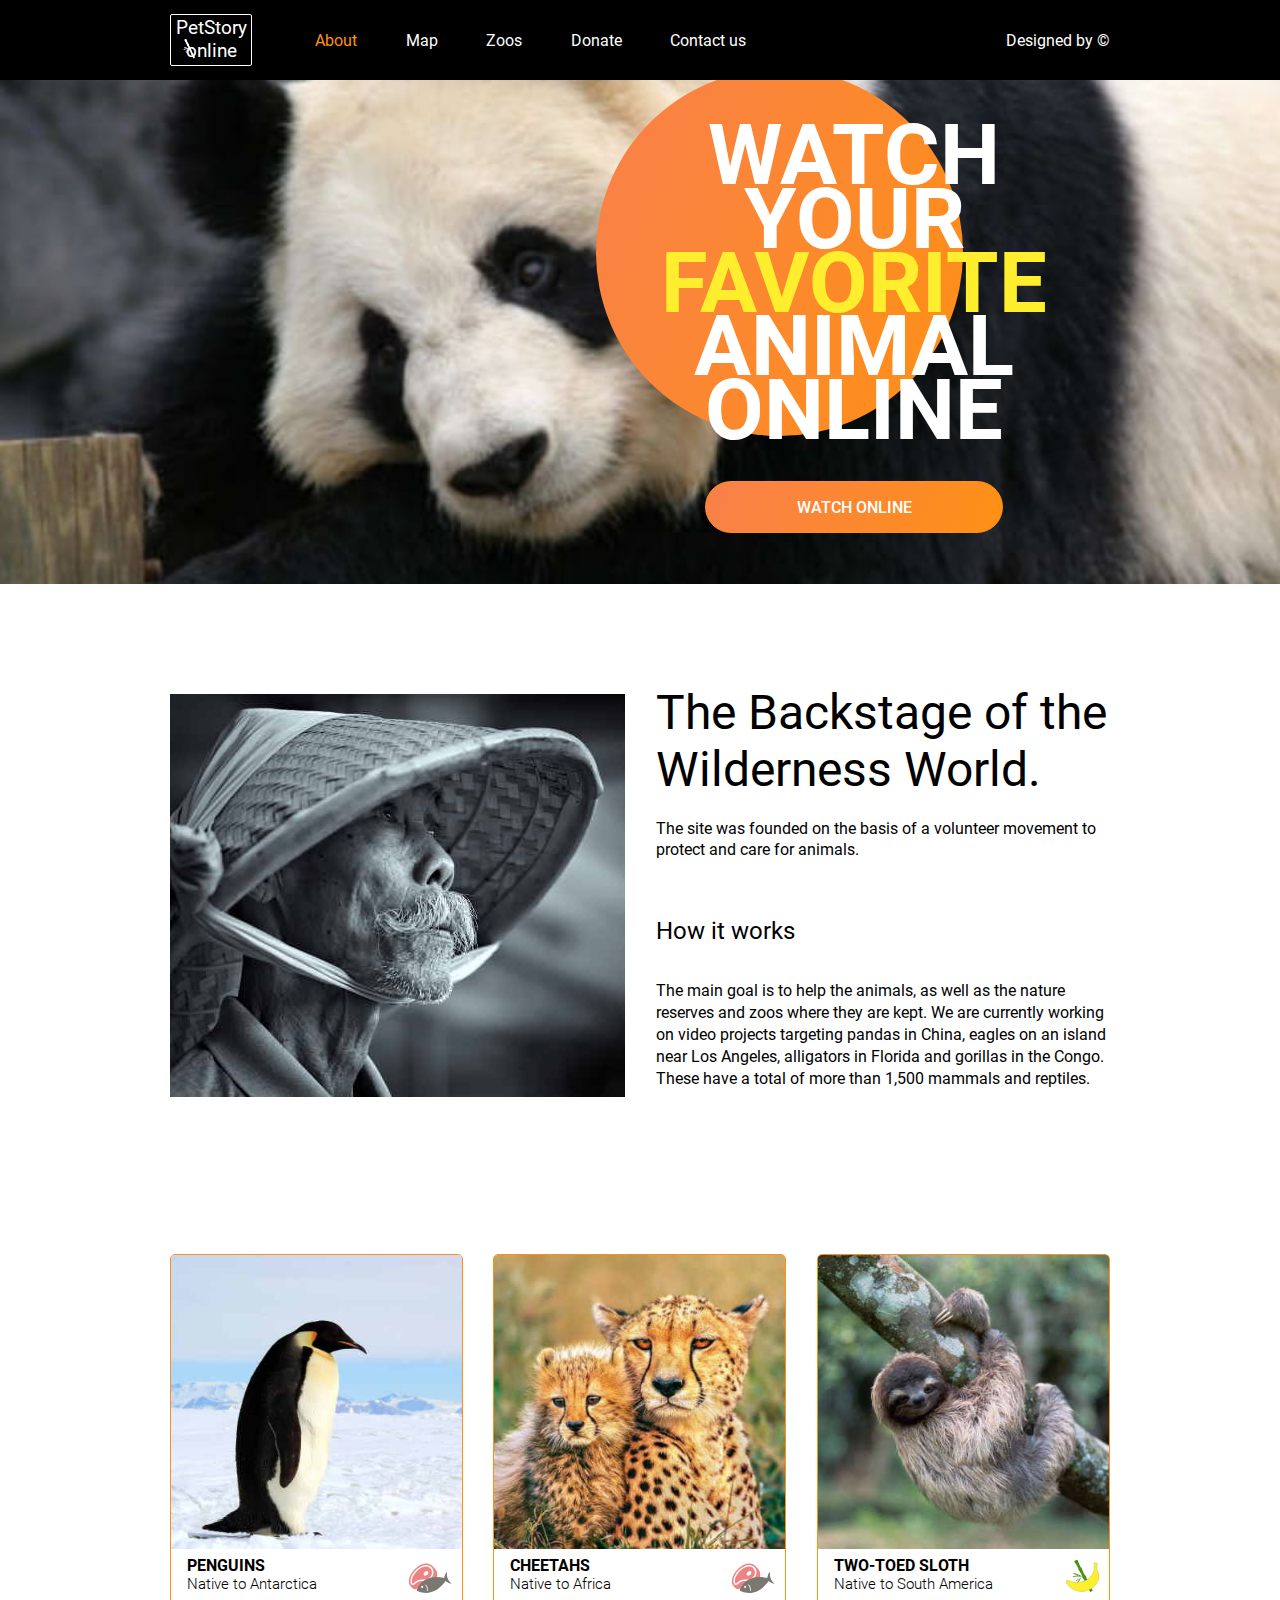
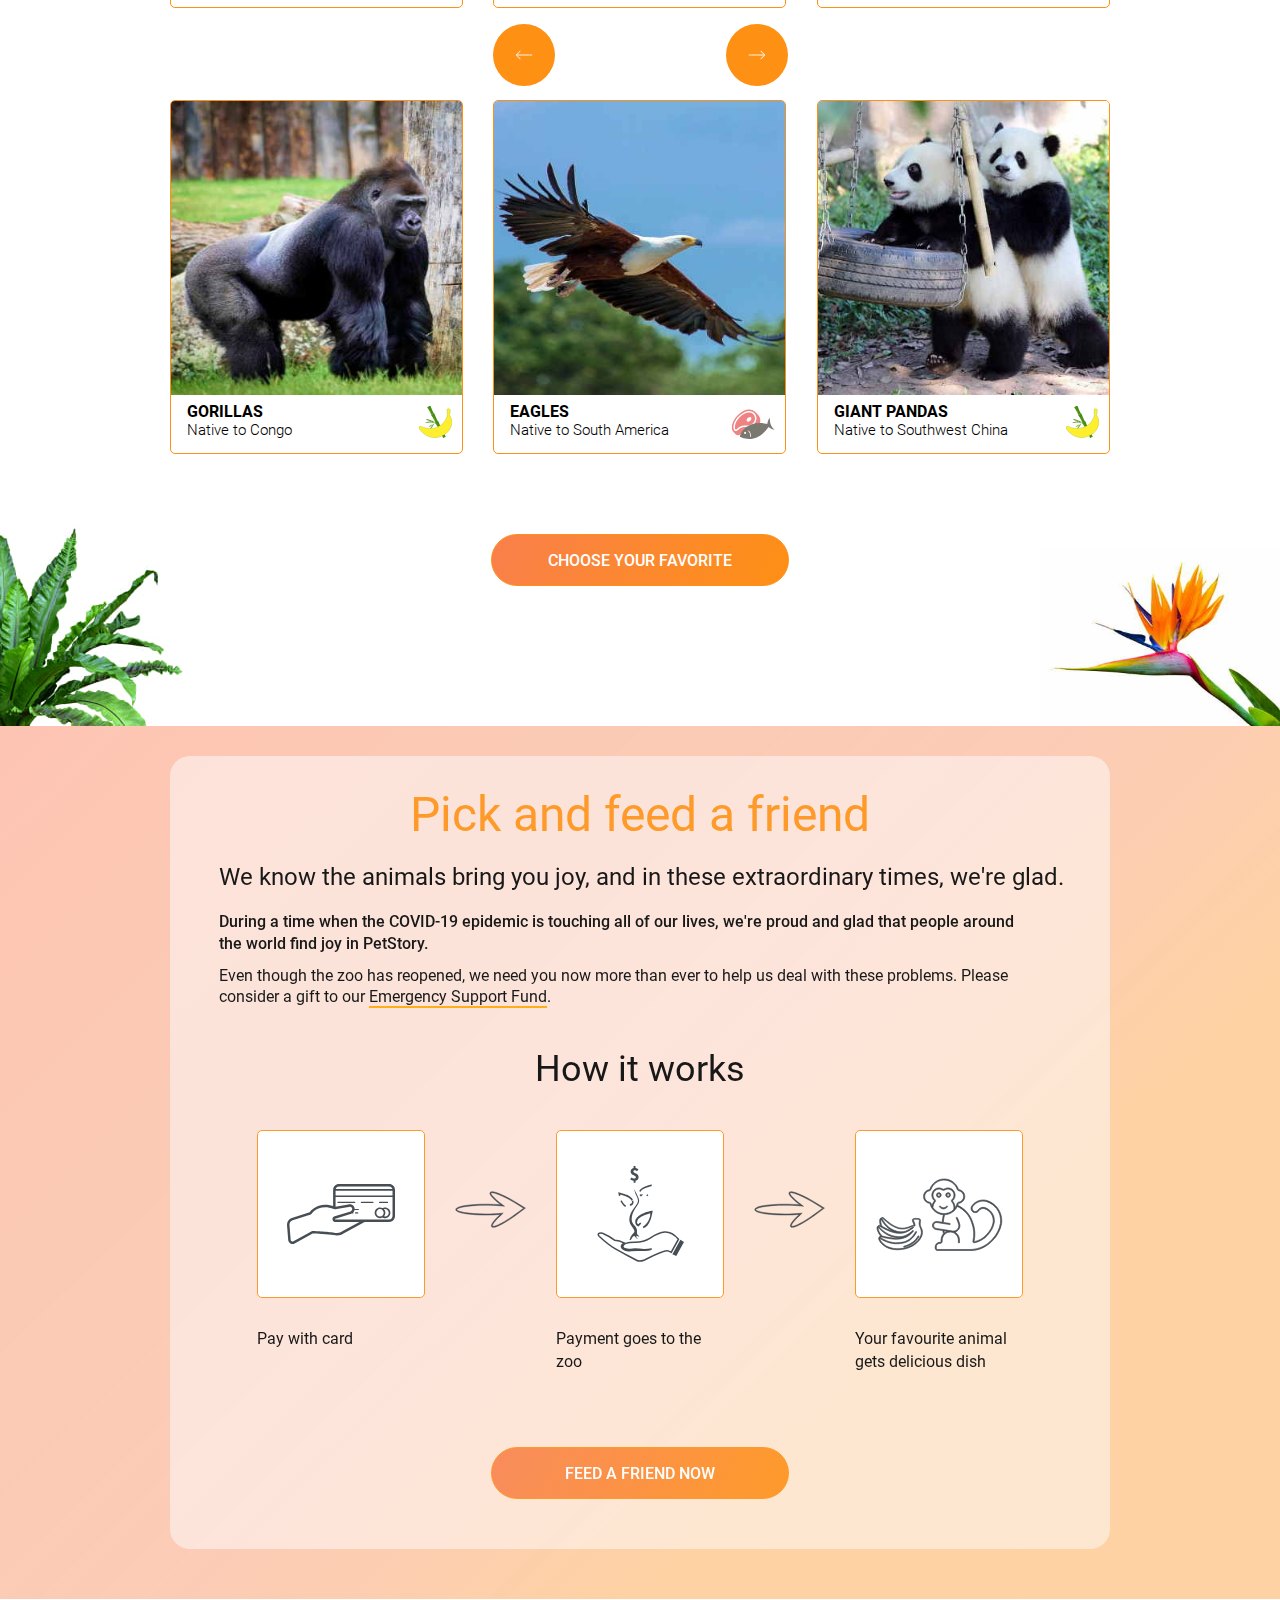
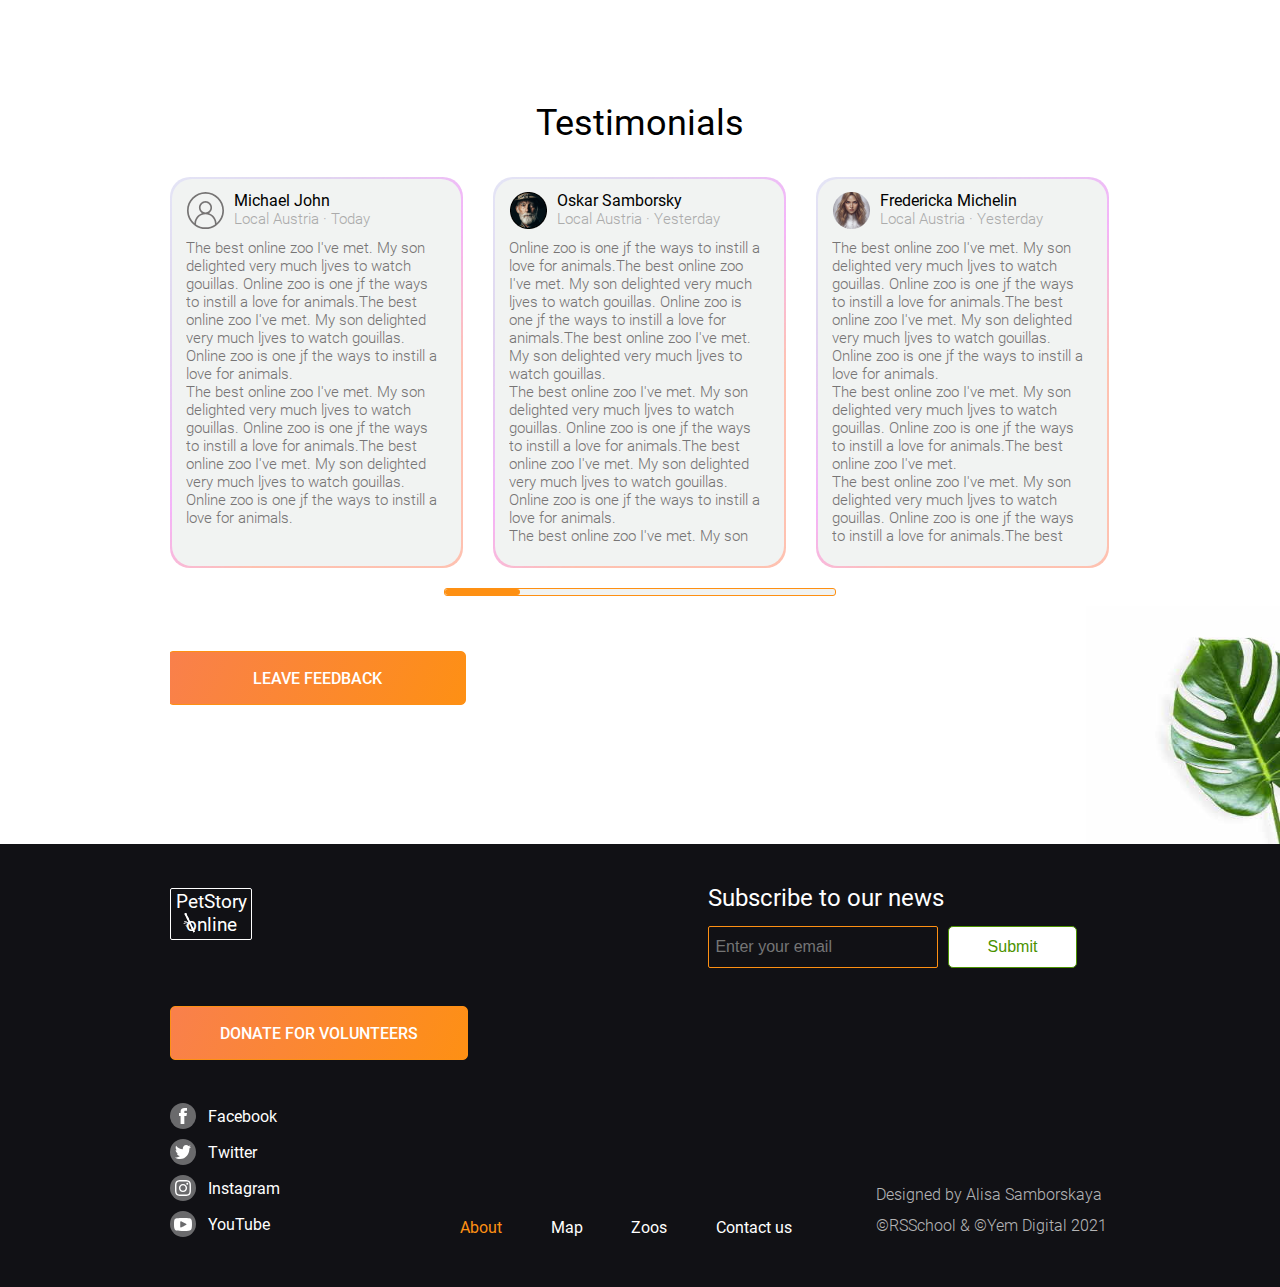
<file: index.html>
<!DOCTYPE html>
<html lang="en">
<head>
    <meta charset="UTF-8">
    <meta http-equiv="X-UA-Compatible" content="IE=edge">
    <meta name="viewport" content="width=device-width, initial-scale=1.0">
    <title>Zoo</title>
    <link rel="stylesheet" href="css/style.css">
    <link rel="icon" href="assets/icon-zoo.png">
</head>
<body class="body">
    <header>
        <h1>PetStory Online</h1>
        <div class="header-container">
            <a href="index.html"><div class="logo">
                <p class="logo-text">PetStory online</p>
                <img src="assets/bamboo.svg" alt="bamboo" class="logo-bamboo">
            </div></a>
            <nav><ul>
                <li style="color: #fe9013">About</li>
                <li>Map</li>
                <li>Zoos</li>
                <li><a href="donate.html">Donate</a></li>
                <li>Contact us</li>
            </ul></nav>
            <div class="designed-by"><a href="https://www.figma.com/file/ypzT9idgAILaSRVRmDAJxn/online-zoo-3-weeks">Designed by &#169;</a></div>
            <div class="menu-btn">
                <div></div>
                <div></div>
                <div></div>
            </div>
        </div>
    </header>
    <div class="menu">
        <div class="menu-container">
            <div>
                <a href="index.html"><div class="logo logo-burger">
                    <p class="logo-text">PetStory online</p>
                    <img src="assets/bamboo_orang.svg" alt="bamboo" class="logo-bamboo logo-burger-bamboo">
                </div></a>
                <ul class="burger-nav">
                    <li><a href="index.html">About</a></li>
                    <li>Map</li>
                    <li>Zoos</li>
                    <li><a href="donate.html">Donate</a></li>
                    <li>Contact us</li>
                </ul>
                <div class="burger-designed-by"><a href="https://www.figma.com/file/ypzT9idgAILaSRVRmDAJxn/online-zoo-3-weeks">Designed by &#169;</a></div>
            </div>
            <img src="assets/cancel.png" alt="exit" class="burger-exit">
        </div>
    </div>
    <div class="menu-back"></div>
    <main>
        <div class="background-panda">
            <section class="section-online">
                <div class="circle">
                    <p><b>WATCH<br>
                        YOUR<br>
                        <span class="yellow-text">FAVORITE</span><br>
                        ANIMAL<br>
                        ONLINE</b></p>
                </div>
                <button><p class="button-text">WATCH ONLINE</p></button>
            </section>
        </div>
        <div class="background-white">
            <section class="section-backstage container">
                <div class="section-backstage-img-box">
                    <img src="assets/bamboo-cap.jpg" alt="bamboo-cap">
                </div>
                <div class="section-backstage-text-box">
                    <h2>The Backstage of the Wilderness World.</h2>
                    <p style="line-height: 20.8px;">The site was founded on the basis of a volunteer movement to protect and care for animals.</p>
                    <h3>How it works</h3>
                    <p style="line-height: 22.1px;">The main goal is to help the animals, as well as the nature reserves and zoos where they are kept. We are currently working on video projects targeting pandas in China, eagles on an island near Los Angeles, alligators in Florida and gorillas in the Congo. These have a total of more than 1,500 mammals and reptiles.</p>
                </div>
            </section>
            <section class="section-animal container">
                <div class="section-animal-border">
                   
                </div>
            <button><p class="button-text">CHOOSE YOUR FAVORITE</p></button>
            </section>
            <img src="assets/flower_foto1.jpg" alt="flower" class="background-flower1">
            <img src="assets/palm_foto.jpg" alt="flower" class="background-flower2">
            <img src="assets/palm_foto_small.jpg" alt="flower" class="background-flower2-alt">
            <img src="assets/strelitzia 1.jpg" alt="strelitzia" class="background-flower3">
            <div class="arrows-container">
                <div class="left-arrow">
                    <img src="assets/arrow.svg" alt="arrow">
                </div>
                <div class="right-arrow">
                    <img src="assets/arrow.svg" alt="arrow">
                </div>
            </div>
        </div>
        <div class="background-orange">
            <section class="section-feed container">
                <h2>Pick and feed a friend</h2>
                <div class="feed-text">
                    <h3>We know the animals bring you joy, and in these extraordinary times, we're glad.</h3>
                    <div class="bold-text">During a time when the COVID-19 epidemic is touching all of our lives, we're proud and glad that people around the world find joy in PetStory.</div>
                    <p>Even though the zoo has reopened, we need you now more than ever to help us deal with these problems. Please consider a gift to our <a href="donate.html" class="text-link">Emergency Support Fund</a>.</p>
                </div>
                <div class="how-container">
                    <h3>How it works</h3>
                    <div class="chain">
                        <div>
                            <div class="chain-item">
                                <img src="assets/pay.svg" alt="credit card">
                            </div>
                            <p>Pay with card</p>
                        </div>
                        <img src="assets/Vector.svg" alt="arrow" class="chain-arrow">
                        <div>
                            <div class="chain-item">
                                <img src="assets/zoo.svg" alt="pay to zoo">
                            </div>
                            <p>Payment goes to the zoo</p>
                        </div>
                        <img src="assets/Vector.svg" alt="arrow"  class="chain-arrow">
                        <div>
                            <div class="chain-item">
                                <img src="assets/monkey.svg" alt="monkey">
                            </div>
                            <p>Your favourite animal gets delicious dish</p>
                        </div>
                        <div class="mobile-arrows">
                            <img src="assets/arrow_mobile.svg" alt="arrow" class="mobile-arrows-first">
                            <img src="assets/arrow_mobile.svg" alt="arrow" class="mobile-arrows-second">
                        </div>
                    </div>
                    <a href="donate.html"><button><p class="button-text">FEED A FRIEND NOW</p></button></a>
                </div>
            </section>
        </div>
        <div class="background-white background-testimonials">
            <section class="section-testimonials container">
                <h3>Testimonials</h3>
                <div class="feedback-container">
                    <div class="feedback-border Michael-Jonh">
                        <div class="feedback">
                        <div class="author-info">
                            <img src="assets/user_icon.svg" alt="user">
                            <div class="author-name">
                                <p class="name">Michael John</p>
                                <p class="author-adress">Local Austria <span>&#183;</span> Today</p>
                            </div>
                        </div>
                        <p class="feedback-text">The best online zoo I've met. My son delighted very much ljves to watch gouillas. Online zoo is one jf the ways to instill a love for animals.The best online zoo I've met. My son delighted very much ljves to watch gouillas. Online zoo is one jf the ways to instill a love for animals.<br>
                            The best online zoo I've met. My son delighted very much ljves to watch gouillas. Online zoo is one jf the ways to instill a love for animals.The best online zoo I've met. My son delighted very much ljves to watch gouillas. Online zoo is one jf the ways to instill a love for animals.
                        </p>
                    </div></div>
                    <div class="feedback-border Oskar-Samborsky">
                        <div class="feedback">
                        <div class="author-info">
                            <img src="assets/Ellipse2.png" alt="user">
                            <div class="author-name">
                                <p class="name">Oskar Samborsky</p>
                                <p class="author-adress">Local Austria &#183; Yesterday</p>
                            </div>
                        </div>
                        <p class="feedback-text">Online zoo is one jf the ways to instill a love for animals.The best online zoo I've met. My son delighted very much ljves to watch gouillas. Online zoo is one jf the ways to instill a love for animals.The best online zoo I've met. My son delighted very much ljves to watch gouillas.<br>
                            The best online zoo I've met. My son delighted very much ljves to watch gouillas. Online zoo is one jf the ways to instill a love for animals.The best online zoo I've met. My son delighted very much ljves to watch gouillas. Online zoo is one jf the ways to instill a love for animals.<br>
                            The best online zoo I've met. My son delighted very much ljves to watch gouillas. Online zoo is one jf the ways to instill a love for animals.The best online zoo I've met. My son delighted very much ljves to watch gouillas. Online zoo is one jf the ways to instill a love for animals.<br>
                        </p>
                    </div></div>
                    <div class="feedback-border Fredericka-Michelin">
                        <div class="feedback">
                        <div class="author-info">
                            <img src="assets/Ellipse3.png" alt="user">
                            <div class="author-name">
                                <p class="name">Fredericka Michelin</p>
                                <p class="author-adress">Local Austria &#183; Yesterday</p>
                            </div>
                        </div>
                        <p class="feedback-text">The best online zoo I've met. My son delighted very much ljves to watch gouillas. Online zoo is one jf the ways to instill a love for animals.The best online zoo I've met. My son delighted very much ljves to watch gouillas. Online zoo is one jf the ways to instill a love for animals.<br>
                            The best online zoo I've met. My son delighted very much ljves to watch gouillas. Online zoo is one jf the ways to instill a love for animals.The best online zoo I've met.<br>
                            The best online zoo I've met. My son delighted very much ljves to watch gouillas. Online zoo is one jf the ways to instill a love for animals.The best online zoo I've met. My son delighted very much ljves to watch gouillas. Online zoo is one jf the ways to instill a love for animals.<br>
                        </p>
                    </div></div>
                    <div class="feedback-border Mila-Riksha">
                        <div class="feedback">
                        <div class="author-info">
                            <img src="assets/Ellipse4.png" alt="user">
                            <div class="author-name">
                                <p class="name">Mila Riksha</p>
                                <p class="author-adress">Local Austria &#183; Yesterday</p>
                            </div>
                        </div>
                        <p class="feedback-text">My son delighted very much ljves to watch gouillas. Online zoo is one jf the ways to instill a love for animals.The best online zoo I've met. My son delighted very much ljves to watch gouillas. Online zoo is one jf the ways to instill a love for animals.The best online zoo I've met. My son delighted very much ljves to watch gouillas. Online zoo is one jf the ways to instill a love for animals.The best online zoo I've met. My son delighted very much ljves to watch gouillas.<br>
                            The best online zoo I've met. My son delighted very much ljves to watch gouillas. Online zoo is one jf the ways to instill a love for animals.The best online zoo I've met. My son delighted very much ljves to watch gouillas. Online zoo is one jf the ways to instill a love for animals.<br>
                        </p>
                    </div></div>
                    <div class="feedback-border Oska-Samborska">
                    <div class="feedback">
                        <div class="author-info">
                            <img src="assets/Ellipse5.png" alt="user">
                            <div class="author-name">
                                <p class="name">Oska Samborska</p>
                                <p class="author-adress">Local Austria &#183; Yesterday</p>
                            </div>
                        </div>
                        <p class="feedback-text">My son delighted very much ljves to watch.... gouillas.The best online zoo I've met.  Online zoo is one jf the ways to instill a love for animals.The best online zoo I've met. My son delighted very much ljves to watch gouillas. Online zoo is one jf the ways to instill a love for animals.
                            The best online zoo I've met. My son delighted very much ljves to watch gouillas. Online zoo is one jf the ways to instill a love for animals.The best online zoo I've met. My son delighted very much ljves to watch gouillas. Online zoo is one jf the ways to instill a love for animals.
                        </p>
                    </div></div>
                </div>
                <input type="range" min="0" max="7" step="1" value="0" class="feedback-scroll">
                <!--<div class="border-scroll">
                    <div class="temp-scroll">
                        <div class="active-scroll"></div>
                    </div>
                </div>-->
                <button><p class="button-text">LEAVE FEEDBACK</p></button>
            </section>
            
        </div>
    </main>
    <footer>
        <div class="footer-container">
            <div class="footer-section1">
                <a href="index.html"><div class="logo logo-footer">
                    <p class="logo-text logo-footer-text">PetStory online</p>
                    <img src="assets/bamboo.svg" alt="bamboo" class="logo-bamboo logo-footer-bamboo">
                </div></a>
                <a href="donate.html" class="footer-button"><button><p class="button-text">DONATE FOR VOLUNTEERS</p></button></a>
                <ul class="social">
                    <li class="social-item"><a href="https://facebook.com">
                        <div class="facebook">
                            <img src="assets/facebook.svg" alt="fb">
                        </div>
                        <p>Facebook</p>
                    </a></li>
                    <li class="social-item"><a href="https://twitter.com">
                        <div class="twitter">
                            <img src="assets/twitter.svg" alt="tw">
                        </div>
                        <p>Twitter</p>
                    </a></li>
                    <li class="social-item"><a href="https://instagram.com">
                        <div class="instagram">
                            <img src="assets/inst.svg" alt="i">
                        </div>
                        <p>Instagram</p>
                    </a></li>
                    <li class="social-item"><a href="https://youtube.com">
                        <div class="youtube">
                            <img src="assets/youtube.svg" alt="yt">
                        </div>
                        <p>YouTube</p>
                    </a></li>
                </ul>
            </div>
            <div class="footer-section2">
                <ul>
                    <li style="color: #fe9013;">About</li>
                    <li>Map</li>
                    <li>Zoos</li>
                    <li>Contact us</li>
                </ul>
            </div>
            <div class="footer-section3">
                <div class="subscribe-container">
                    <p>Subscribe to our news</p>
                    <div class="footer-subscribe">
                        <input type="email" placeholder=" Enter your email">
                        <button>Submit</button>
                    </div>
                </div>
                <div class="footer-designed">
                    <div>Designed by Alisa Samborskaya</div>
                    <p>&#169;RSSchool & &#169;Yem Digital 2021</p>
                </div>
            </div>
        </div>
    </footer>
</body>
<script src="index.js"></script>
</html>
</file>
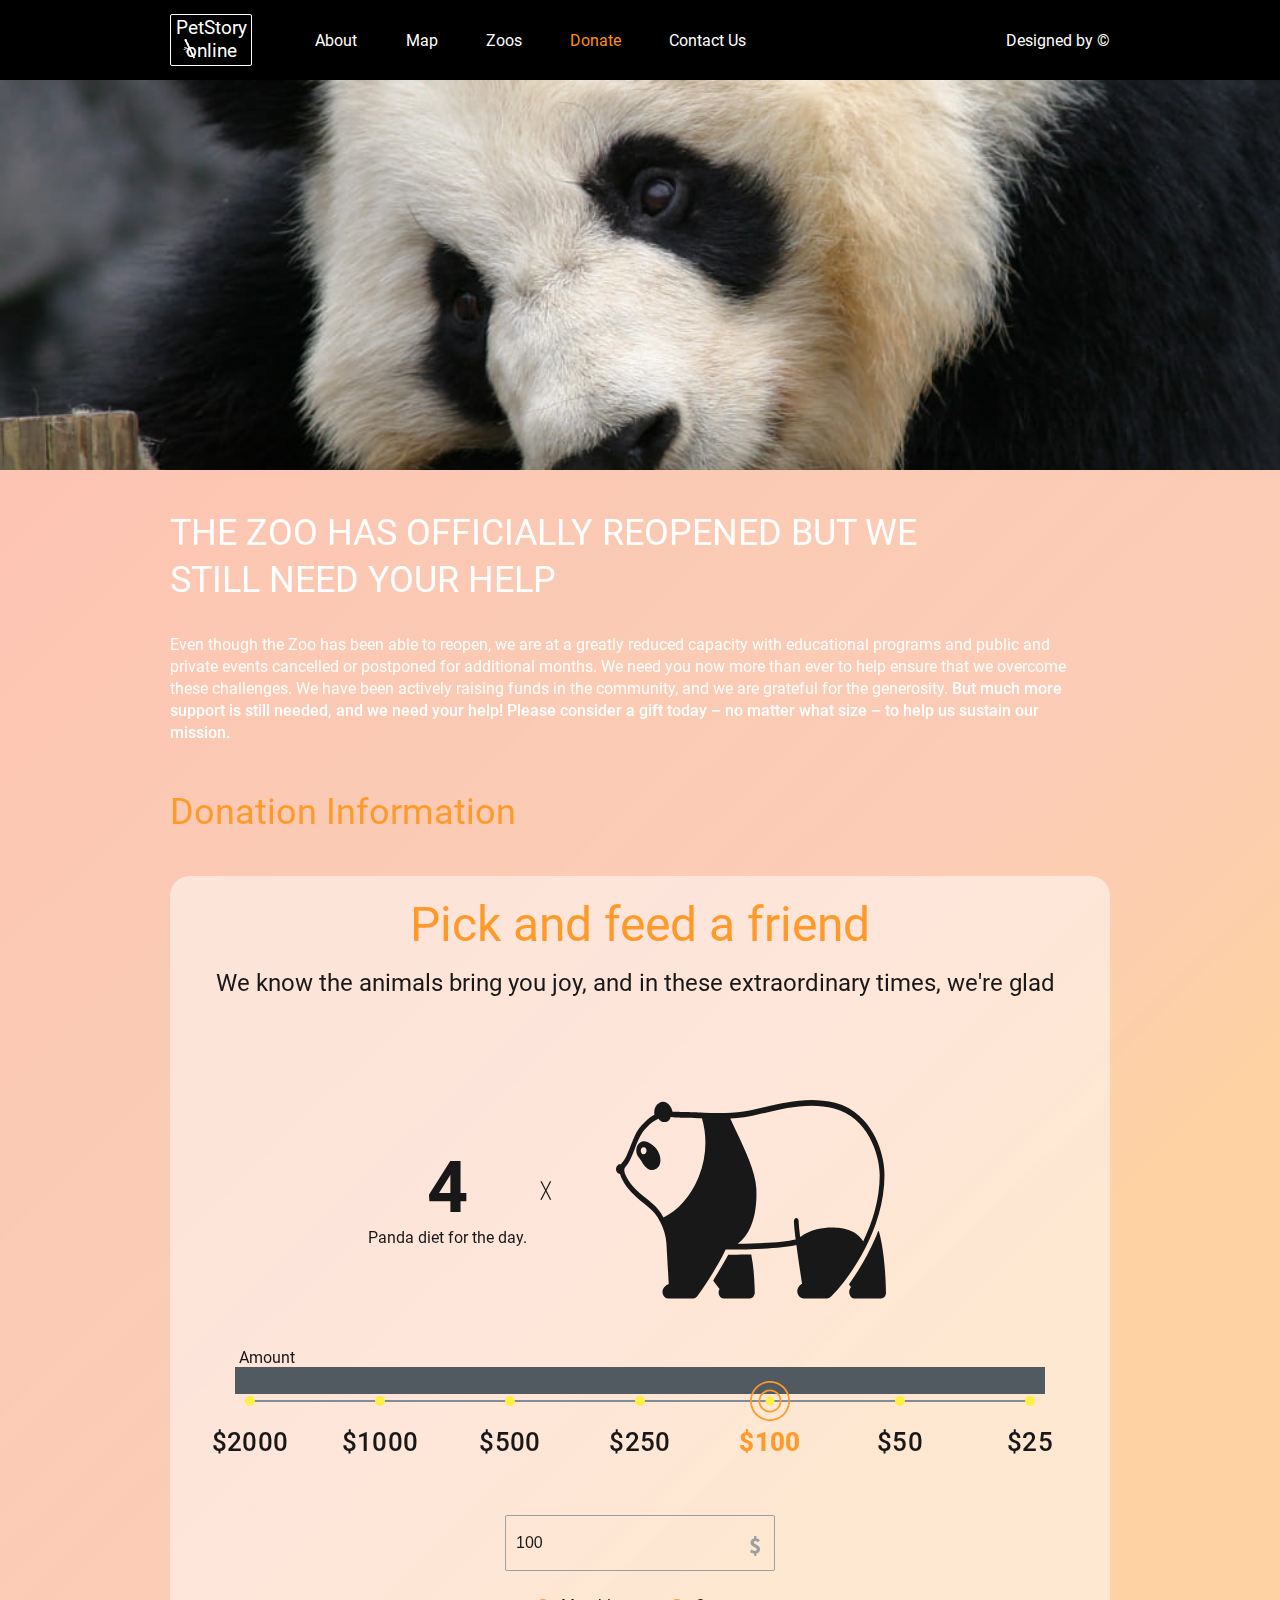
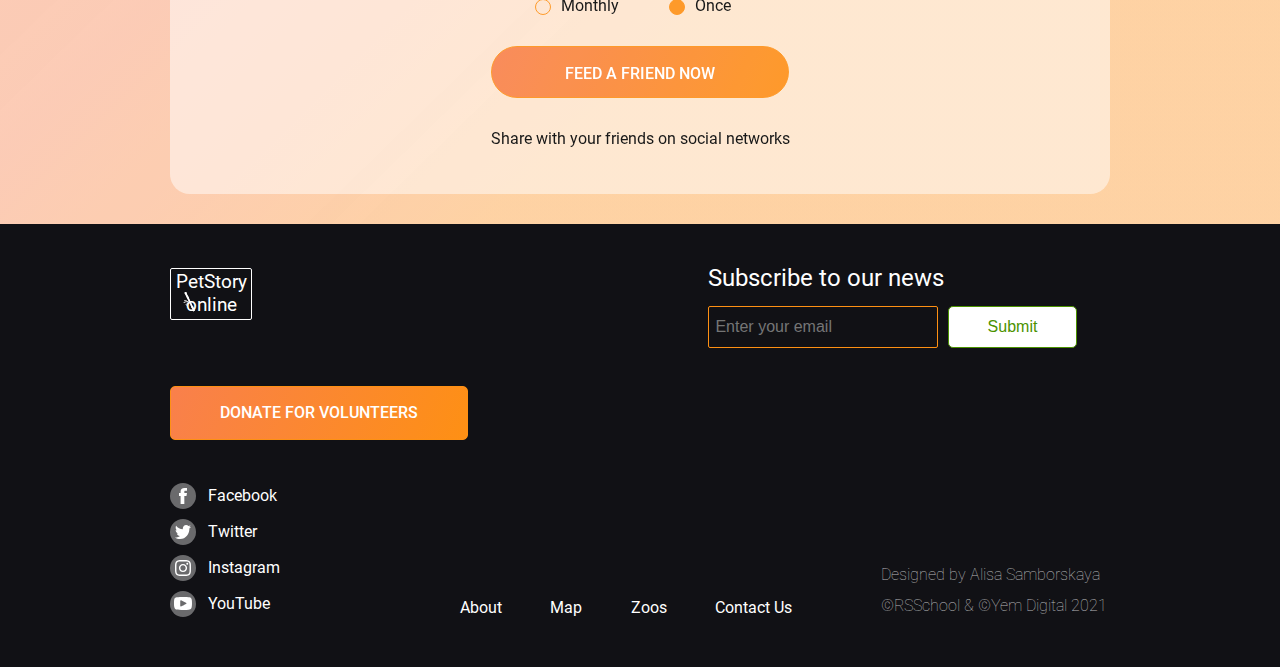
<file: donate.html>
<!DOCTYPE html>
<html lang="en">
<head>
    <meta charset="UTF-8">
    <meta http-equiv="X-UA-Compatible" content="IE=edge">
    <meta name="viewport" content="width=device-width, initial-scale=1.0">
    <title>Donate to Zoo</title>
    <link rel="stylesheet" href="css/style.css">
    <link rel="icon" href="assets/icon-zoo.png">
    <link rel="preconnect" href="https://fonts.googleapis.com">
    <link rel="preconnect" href="https://fonts.gstatic.com" crossorigin>
    <link href="https://fonts.googleapis.com/css2?family=Roboto:wght@300;400;500;700&display=swap" rel="stylesheet">
</head>
<body>
    <header>
        <h1>PetStory Online</h1>
        <div class="header-container">
            <a href="index.html"><div class="logo">
                <p class="logo-text">PetStory online</p>
                <img src="assets/bamboo.svg" alt="bamboo" class="logo-bamboo">
            </div></a>
            <nav><ul>
                <li><a href="index.html">About</a></li>
                <li>Map</li>
                <li>Zoos</li>
                <li style="color:#fe9013">Donate</li>
                <li>Contact Us</li>
            </ul></nav>
            <div class="designed-by"><a href="https://www.figma.com/file/ypzT9idgAILaSRVRmDAJxn/online-zoo-3-weeks">Designed by &#169;</a></div>
            <div class="menu-btn">
                <div></div>
                <div></div>
                <div></div>
            </div>
        </div>
    </header>
    <div class="menu">
        <div class="menu-container">
            <div>
                <a href="index.html"><div class="logo logo-burger">
                    <p class="logo-text">PetStory online</p>
                    <img src="assets/bamboo_orang.svg" alt="bamboo" class="logo-bamboo logo-burger-bamboo">
                </div></a>
                <ul class="burger-nav">
                    <li><a href="index.html">About</a></li>
                    <li>Map</li>
                    <li>Zoos</li>
                    <li><a href="donate.html">Donate</a></li>
                    <li>Contact us</li>
                </ul>
                <div class="burger-designed-by"><a href="https://www.figma.com/file/ypzT9idgAILaSRVRmDAJxn/online-zoo-3-weeks">Designed by &#169;</a></div>
            </div>
            <img src="assets/cancel.png" alt="exit" class="burger-exit">
        </div>
    </div>
    <div class="menu-back"></div>
    <main>
        <section class="section-panda"></section>
        <div class="background-donate">
            <section class="donate">
                <h3>THE ZOO HAS OFFICIALLY REOPENED BUT WE STILL NEED YOUR HELP</h3>
                <p class="donate-p">Even though the Zoo has been able to reopen, we are at a greatly reduced capacity with educational programs and public and private events cancelled or postponed for additional months. We need you now more than ever to help ensure that we overcome these challenges. We have been actively raising funds in the community, and we are grateful for the generosity. <span>But much more support is still needed, and we need your help! Please consider a gift today – no matter what size – to help us sustain our mission.</span></p>
                <h3 style="color: #fe9013;" class="donate-second-h3">Donation Information</h3>
                <form class="donate-container">
                    <h2>Pick and feed a friend</h2>
                    <div class="donate-container-description">We know the animals bring you joy, and in these extraordinary times, we're glad</div>
                    <div class="panda-diet">
                        <div class="panda-diet-text">
                            <span>4</span><br>
                            Panda diet for the day.
                        </div>
                        <div class="panda-diet-x">&#9587;</div>
                        <img src="assets/animals-widget.svg">
                    </div>
                    <div class="range-container">
                        <label for="amount" class="range-container-label">Amount</label>
                        <div class="range-outline"></div>
                        <div id="debt-amount-slider">
                            <input type="radio" name="debt-amount" id="1" value="5000" required>
                            <label for="1" data-debt-amount="$5000" class="debt-amount-5000"></label>
                            <input type="radio" name="debt-amount" id="2" value="2000" required>
                            <label for="2" data-debt-amount="$2000" class="debt-amount-2000"></label>
                            <input type="radio" name="debt-amount" id="3" value="1000" required>
                            <label for="3" data-debt-amount="$1000" class="debt-amount-1000"></label>
                            <input type="radio" name="debt-amount" id="4" value="500" required>
                            <label for="4" data-debt-amount="$500"></label>
                            <input type="radio" name="debt-amount" id="5" value="250" required>
                            <label for="5" data-debt-amount="$250"></label>
                            <input type="radio" name="debt-amount" id="6" value="100" required checked>
                            <label for="6" data-debt-amount="$100"></label>
                            <input type="radio" name="debt-amount" id="7" value="50" required>
                            <label for="7" data-debt-amount="$50"></label>
                            <input type="radio" name="debt-amount" id="8" value="25" required>
                            <label for="8" data-debt-amount="$25"></label>
                            <div id="debt-amount-pos"></div>
                        </div>
                    </div>
                    <input type="number" name="" id="" class="input-amount" max="9999" placeholder="Another amount" value="100">
                    <div class="radio-container">
                        <img src="assets/dollar.svg" class="dollar-logo">
                        <div>
                            <input type="radio" name="radio" id="monthly" class="input-radio">
                            <label for="monthly">Monthly</label>
                        </div>
                        <div>
                            <input type="radio" name="radio" id="once" class="input-radio" checked>
                            <label for="once">Once</label>
                        </div>
                    </div>
                    <button><p class="button-text">FEED A FRIEND NOW</p></button>
                    <div class="donate-share">Share with your friends on social networks</div>
                </form>
            </section>
        </div>
    </main>
    <footer>
        <div class="footer-container">
            <div class="footer-section1">
                <a href="index.html"><div class="logo logo-footer">
                    <p class="logo-text logo-footer-text">PetStory online</p>
                    <img src="assets/bamboo.svg" alt="bamboo" class="logo-bamboo logo-footer-bamboo">
                </div></a>
                <button><p class="button-text">DONATE FOR VOLUNTEERS</p></button>
                <ul class="social">
                    <li class="social-item"><a href="https://facebook.com">
                        <div class="facebook">
                            <img src="assets/facebook.svg" alt="fb">
                        </div>
                        <p>Facebook</p>
                    </a></li>
                    <li class="social-item"><a href="https://twitter.com">
                        <div class="twitter">
                            <img src="assets/twitter.svg" alt="tw">
                        </div>
                        <p>Twitter</p>
                    </a></li>
                    <li class="social-item"><a href="https://instagram.com">
                        <div class="instagram">
                            <img src="assets/inst.svg" alt="i">
                        </div>
                        <p>Instagram</p>
                    </a></li>
                    <li class="social-item"><a href="https://youtube.com">
                        <div class="youtube">
                            <img src="assets/youtube.svg" alt="yt">
                        </div>
                        <p>YouTube</p>
                    </a></li>
                </ul>
            </div>
            <div class="footer-section2">
                <ul>
                    <a href="index.html"><li>About</li></a>
                    <li>Map</li>
                    <li>Zoos</li>
                    <li>Contact Us</li>
                </ul>
            </div>
            <div class="footer-section3">
                <div class="subscribe-container">
                    <p>Subscribe to our news</p>
                    <div class="footer-subscribe">
                        <input type="email" placeholder=" Enter your email">
                        <button>Submit</button>
                    </div>
                </div>
                <div class="footer-designed">
                    <div>Designed by Alisa Samborskaya</div>
                    <p>&#169;RSSchool & &#169;Yem Digital 2021</p>
                </div>
            </div>
        </div>
    </footer>
</body>
<script src="donate.js"></script>
</html>
</file>
<file: css/style.css>
@font-face {
  font-family: "Roboto";
  src: url("../assets/fonts/Roboto-Medium.ttf");
  font-weight: 500;
}
@font-face {
  font-family: "Roboto";
  src: url("../assets/fonts/Roboto-Light.ttf");
  font-weight: 300;
}
@font-face {
  font-family: "Roboto";
  src: url("../assets/fonts/Roboto-Regular.ttf");
  font-weight: 400;
}
@font-face {
  font-family: "Roboto";
  src: url("../assets/fonts/Roboto-Bold.ttf");
  font-weight: 700;
}
body {
  font-family: "Roboto";
  margin: 0 auto;
}

.header-container {
  display: flex;
  align-items: center;
  justify-content: space-between;
  color: #fff;
  height: 100%;
  margin: 0 auto;
  width: 1160px;
  font-style: normal;
  font-size: 16px;
}
.header-container nav {
  width: 473px;
  margin-right: 437px;
  margin-left: 63px;
}
.header-container nav ul {
  padding-inline-start: 0px;
  display: flex;
  justify-content: space-between;
  list-style: none;
}

.burger-icon {
  display: none;
}

header {
  width: 100%;
  height: 80px;
  background-color: #000000;
  display: flex;
  flex-direction: column;
  align-items: center;
  z-index: 2;
}
header h1 {
  display: none;
}

.logo {
  width: 80px;
  height: 50px;
  border: 1px solid #fff;
  border-radius: 2px;
  display: flex;
  align-items: center;
  justify-content: center;
  transition: 0.3s;
}
.logo:hover {
  opacity: 0.7;
}

.logo-text {
  font-style: normal;
  font-size: 19px;
  font-weight: 400px;
  line-height: 120%;
  margin-top: 0;
  margin-bottom: 0;
  text-align: center;
  position: relative;
  left: 6px;
  color: #fff;
}

.logo-bamboo {
  position: relative;
  right: 58px;
  top: 8px;
  transform: rotate(-1deg);
}

.menu {
  display: none;
}

.menu-back {
  display: none;
}

@media screen and (max-width: 1440px) and (min-width: 1000px) {
  header {
    position: relative;
    z-index: 3;
  }
  .header-container {
    margin: 0 auto;
    width: 940px;
  }
  .header-container nav {
    width: 431px;
    margin-left: 63px;
    margin-right: 259px;
  }
}
@media screen and (max-width: 999px) and (min-width: 640px) {
  .menu-btn {
    display: flex;
    flex-direction: column;
    justify-content: space-between;
    align-items: center;
    width: 18px;
    height: 10px;
    position: relative;
    z-index: 3;
    overflow: hidden;
  }
  .menu-btn div {
    width: 18px;
    height: 2px;
    border-radius: 1px;
    transition: all 0.5s;
    background: #FFFFFF;
  }
  .header-container {
    margin: 0 auto;
    width: 600px;
  }
  .header-container nav {
    display: none;
  }
  header {
    position: fixed;
    height: 34px;
    z-index: 4;
  }
  .logo {
    width: 47px;
    height: 29px;
    border: none;
  }
  .logo-text {
    font-size: 12px;
    left: 6px;
  }
  .logo-bamboo {
    right: 38px;
    top: 3px;
  }
  .designed-by {
    display: none;
  }
  .menu {
    display: flex;
    justify-content: center;
    align-items: flex-start;
    position: fixed;
    width: 640px;
    height: 330px;
    left: 50%;
    margin-left: -320px;
    background-color: #fff;
    visibility: hidden;
    opacity: 0;
    transition: all 0.4s;
    z-index: 5;
  }
  .menu-container {
    width: 620px;
    margin: 10px;
    background-color: #fff;
    display: flex;
    justify-content: space-between;
  }
  .menu-back {
    display: block;
    position: fixed;
    width: 100%;
    height: 100%;
    z-index: 4;
    background-color: rgba(0, 0, 0, 0.7);
    visibility: hidden;
    opacity: 0;
  }
  .logo-burger {
    border: 1px solid #fe9013;
  }
  .logo-burger p {
    color: #fe9013;
  }
  .burger-exit {
    width: 36px;
    height: 36px;
  }
  .menu-active {
    visibility: visible;
    opacity: 1;
    transition: all 0.4s;
  }
  .body-hidden {
    overflow: hidden;
  }
  .burger-nav {
    padding-inline-start: 0px;
    list-style: none;
    display: flex;
    flex-direction: column;
    justify-content: space-between;
    align-items: flex-start;
    height: 170px;
  }
  .burger-nav li {
    font-style: normal;
    font-size: 16px;
    color: #000000 !important;
  }
  .burger-nav li a {
    color: #000000 !important;
  }
  .burger-designed-by {
    margin-top: 20px;
    font-style: normal;
    font-size: 16px;
  }
  .burger-designed-by a {
    color: #000000 !important;
  }
}
@media screen and (max-width: 639px) {
  .menu-btn {
    display: flex;
    flex-direction: column;
    justify-content: space-between;
    align-items: center;
    width: 18px;
    height: 10px;
    position: relative;
    z-index: 3;
    overflow: hidden;
  }
  .menu-btn div {
    width: 18px;
    height: 2px;
    border-radius: 1px;
    transition: all 0.5s;
    background: #FFFFFF;
  }
  .header-container {
    margin: 0 auto;
    width: 300px;
  }
  .header-container nav {
    display: none;
  }
  header {
    height: 34px;
    position: fixed;
    z-index: 4;
  }
  .logo {
    width: 47px;
    height: 29px;
    border: none;
  }
  .logo-text {
    font-size: 12px;
    left: 6px;
  }
  .logo-bamboo {
    right: 38px;
    top: 3px;
  }
  .designed-by {
    display: none;
  }
  .menu {
    display: flex;
    justify-content: center;
    align-items: flex-start;
    position: fixed;
    width: 320px;
    height: 330px;
    left: 50%;
    margin-left: -160px;
    background-color: #fff;
    visibility: hidden;
    opacity: 0;
    transition: all 0.4s;
    z-index: 5;
  }
  .menu-container {
    width: 300px;
    margin: 10px;
    background-color: #fff;
    display: flex;
    justify-content: space-between;
  }
  .menu-back {
    display: block;
    position: fixed;
    width: 100%;
    height: 100%;
    z-index: 4;
    background-color: rgba(0, 0, 0, 0.7);
    visibility: hidden;
    opacity: 0;
  }
  .logo-burger {
    border: 1px solid #fe9013;
  }
  .logo-burger p {
    color: #fe9013;
  }
  .burger-exit {
    width: 36px;
    height: 36px;
  }
  .menu-active {
    visibility: visible;
    opacity: 1;
    transition: all 0.4s;
  }
  .body-hidden {
    overflow: hidden;
  }
  .burger-nav {
    padding-inline-start: 0px;
    list-style: none;
    display: flex;
    flex-direction: column;
    justify-content: space-between;
    align-items: flex-start;
    height: 170px;
  }
  .burger-nav li {
    font-style: normal;
    font-size: 16px;
    color: #000000 !important;
  }
  .burger-nav li a {
    color: #000000 !important;
  }
  .burger-designed-by {
    margin-top: 20px;
    font-style: normal;
    font-size: 16px;
  }
  .burger-designed-by a {
    color: #000000 !important;
  }
}
footer {
  background-color: #111115;
  z-index: 2;
  height: 443px;
}

.footer-container {
  display: flex;
  align-items: flex-end;
  margin: 0 auto;
  width: 1160px;
  height: 353px;
  padding-top: 40px;
  padding-bottom: 50px;
}

.footer-section1 {
  display: flex;
  flex-direction: column;
  align-items: flex-start;
  justify-content: space-between;
}
.footer-section1 button {
  width: 298px;
  height: 54px;
  color: #fff;
  font-style: normal;
  font-weight: 500;
  font-size: 16px;
  text-transform: uppercase;
  display: flex;
  flex-direction: column;
  align-items: center;
  justify-content: center;
  border-radius: 5px;
  border: 1px solid #fe9013;
  transition: background 0.3s;
  cursor: pointer;
  background: linear-gradient(113.96deg, #F9804B 1.49%, #FE9013 101.44%);
  border-radius: 5px;
  margin-top: 66px;
  margin-bottom: 43px;
}
.footer-section1 button:hover {
  background: linear-gradient(113.96deg, #e47209 1.49%, #e47209 101.44%);
  border: 1px solid #e47209;
}
.footer-section1 button:active {
  background: linear-gradient(113.96deg, #4b9200 1.49%, #4b9200 101.44%);
  border: 1px solid #4b9200;
}
.footer-section1 button p {
  font-style: normal;
  font-weight: 500;
  font-size: 16px;
  text-transform: uppercase;
  text-align: center;
}
.footer-section1 ul {
  display: flex;
  flex-direction: column;
  align-items: flex-start;
  justify-content: space-between;
  height: 134px;
  padding-inline-start: 0px;
  margin: 0;
}
.footer-section1 ul li {
  display: flex;
  justify-content: space-between;
  align-items: center;
  color: #fff;
}
.footer-section1 ul li a {
  display: block;
  display: flex;
  align-items: center;
}
.footer-section1 ul li div {
  width: 26px;
  height: 26px;
  border-radius: 50%;
  display: flex;
  flex-direction: column;
  align-items: center;
  justify-content: center;
  background-color: rgba(196, 196, 196, 0.5);
  margin-right: 12px;
  transition: all 0.3s;
}
.footer-section1 ul li p {
  margin: 0;
  transition: all 0.3s;
}
.footer-section1 ul li:hover div {
  opacity: 0.8;
}
.footer-section1 ul li:hover p {
  opacity: 0.8;
  color: #fff;
}
.footer-section1 ul li:active div {
  background-color: #4b9200;
}
.footer-section1 ul li:active p {
  color: #4b9200;
}

.footer-section2 {
  display: flex;
  justify-content: space-between;
  margin-left: 101px;
  margin-right: 32px;
}
.footer-section2 ul {
  margin: 0;
  display: flex;
  justify-content: space-between;
  list-style: none;
  color: #fff;
  width: 362px;
  padding-inline-start: 0px;
}
.footer-section2 ul li {
  font-style: normal;
  font-size: 16px;
}

.footer-section3 {
  display: flex;
  flex-direction: column;
  justify-content: space-between;
  align-items: flex-end;
  height: 353px;
}
.footer-section3 p {
  color: #fff;
  font-style: normal;
  font-size: 24px;
  font-weight: 400;
  margin: 0;
}

.footer-subscribe {
  display: flex;
  justify-content: space-between;
  margin-top: 14px;
}
.footer-subscribe input {
  width: 224px;
  height: 38px;
  margin-right: 10px;
  background-color: transparent;
  border: 1px solid #fe9013;
  border-radius: 2px;
  font-style: normal;
  font-size: 16px;
  color: #bdbdbd;
}
.footer-subscribe input:active {
  border: 1px solid #4b9200;
}
.footer-subscribe input:invalid {
  border: 1px solid #d31414;
}
.footer-subscribe button {
  width: 129px;
  height: 42px;
  color: #4b9200;
  background: #fff;
  font-style: normal;
  font-size: 16px;
  display: flex;
  flex-direction: column;
  align-items: center;
  justify-content: center;
  border-radius: 5px;
  border: 1px solid #4b9200;
  transition: all 0.3s;
  cursor: pointer;
  /*temp*/
}
.footer-subscribe button:hover {
  opacity: 0.8;
}

.footer-designed {
  font-style: normal;
  font-size: 16px;
  font-weight: 100;
  line-height: 130%;
  color: rgba(255, 255, 255, 0.7);
}
.footer-designed p {
  font-style: normal;
  font-size: 16px;
  font-weight: 100;
  line-height: 130%;
  color: rgba(255, 255, 255, 0.7);
  margin-top: 10px;
}

@media screen and (max-width: 1440px) and (min-width: 1000px) {
  .footer-container {
    margin: 0 auto;
    width: 940px;
  }
  .footer-section2 {
    margin-left: -8px;
    margin-right: -84px;
  }
  .footer-section2 ul {
    width: 332px;
  }
  .footer-designed {
    position: relative;
    left: 30px;
  }
}
@media screen and (max-width: 999px) and (min-width: 640px) {
  footer {
    height: 282px;
  }
  .logo-footer {
    width: 80px !important;
    height: 50px !important;
    border: 1px solid #fff !important;
    border-radius: 2px !important;
  }
  .logo-footer-text {
    font-size: 19px !important;
  }
  .logo-footer-bamboo {
    right: 58px !important;
    top: 8px !important;
  }
  .footer-container {
    margin: 0 auto;
    width: 600px;
    height: 258px;
    padding-top: 12px;
    padding-bottom: 12px;
  }
  .footer-section1 {
    position: relative;
  }
  .footer-section1 button {
    margin-top: 32px;
    margin-bottom: 120px;
  }
  .footer-section1 ul {
    position: absolute;
    width: 26px;
    bottom: 95px;
    left: 575px;
    height: 164px;
  }
  .footer-section1 ul li p {
    display: none;
  }
  .footer-section2 {
    margin-left: -298px;
    margin-right: 70px;
    z-index: 3;
  }
  .footer-section2 ul {
    width: 298px;
  }
  .footer-section3 {
    height: 52px;
  }
  .subscribe-container {
    display: none;
  }
}
@media screen and (max-width: 639px) {
  footer {
    height: 334px;
  }
  .logo-footer {
    width: 140px !important;
    height: 23px !important;
    border: none !important;
    border-radius: 0px !important;
    flex-wrap: nowrap;
    order: 1;
  }
  .logo-footer-text {
    font-size: 19px !important;
    text-align: justify;
  }
  .logo-footer-bamboo {
    right: 50px !important;
    top: -5px !important;
  }
  .footer-container {
    margin: 0 auto;
    width: 300px;
    height: 294px;
    padding-top: 20px;
    padding-bottom: 20px;
    flex-direction: column;
  }
  .footer-button {
    order: 3;
  }
  .footer-section1 {
    display: flex;
    flex-direction: column;
    justify-content: space-between;
    align-items: center;
    position: relative;
    height: 163px;
    margin-bottom: 30px;
  }
  .footer-section1 button {
    order: 3;
    margin-top: 30px;
    margin-bottom: 0px;
  }
  .footer-section1 ul {
    order: 2;
    flex-direction: row;
    justify-content: space-between;
    width: 198px;
    margin-top: 30px;
  }
  .footer-section1 ul li {
    width: 26px;
  }
  .footer-section1 ul li div {
    margin-right: 0px;
  }
  .footer-section1 ul li p {
    display: none;
  }
  .footer-section2 {
    order: 3;
    margin-left: 0px;
    margin-right: 10px;
    margin-top: 30px;
  }
  .footer-section2 ul {
    width: 280px;
  }
  .footer-section3 {
    order: 2;
    height: 52px;
  }
  .subscribe-container {
    display: none;
  }
  .footer-designed {
    font-size: 15px;
  }
  .footer-designed p {
    font-size: 15px;
  }
}
.section-animal {
  margin: 0 auto;
  width: 1160px;
  display: flex;
  flex-direction: column;
  align-items: center;
  justify-content: space-between;
  position: relative;
  margin-top: 180px;
  z-index: 2;
  overflow: hidden;
}
.section-animal button {
  width: 298px;
  height: 52px;
  color: #fff;
  background: linear-gradient(113.96deg, #F9804B 1.49%, #FE9013 101.44%);
  font-style: normal;
  font-weight: 500;
  font-size: 16px;
  text-transform: uppercase;
  display: flex;
  flex-direction: column;
  align-items: center;
  justify-content: center;
  border-radius: 27px;
  border: 1px solid #fe9013;
  transition: all 0.3s;
  cursor: pointer;
  margin: 80px auto 100px auto;
}
.section-animal button:hover {
  background: linear-gradient(#e47209 1.49%, #e47209 101.44%);
  border: 1px solid #e47209;
}
.section-animal button:active {
  background: linear-gradient(#4b9200 1.49%, #4b9200 101.44%);
  border: 1px solid #4b9200;
}
.section-animal-border {
  width: 100%;
  display: flex;
  flex-direction: column;
  align-items: center;
}

.animal-container {
  width: 1160px;
  height: 872px;
  display: none;
  grid-template-columns: repeat(3, auto);
  grid-template-rows: repeat(2, auto);
  gap: 20px 30px;
  animation: 0.5s ease-in-out;
  opacity: 1;
  transition: opacity 0.3s;
}

.animal-item {
  border: 1px solid #fe9013;
  border-radius: 5px;
  display: flex;
  flex-direction: column;
  align-items: flex-start;
  justify-content: space-between;
  height: 424px;
  position: relative;
  overflow: hidden;
  transition: all 0.3s;
  cursor: pointer;
}
.animal-item div {
  margin: 0px 13px 0px 16px;
  width: 337px;
  display: flex;
  justify-content: space-between;
  position: relative;
  transition: all 0.3s;
  cursor: pointer;
}
.animal-item div p {
  font-style: normal;
  font-size: 15px;
  font-weight: 300;
  line-height: 18px;
  margin-top: 8px;
  margin-bottom: 14px;
}
.animal-item div p span {
  font-style: normal;
  font-weight: 500;
  font-size: 16px;
  text-transform: uppercase;
  font-weight: 500px;
}
.animal-item img {
  overflow: hidden;
  transition: all 0.3s;
  cursor: pointer;
}
.animal-item:hover {
  overflow: hidden;
}
.animal-item:hover img {
  scale: 1.05;
  filter: brightness(30%);
}
.animal-item:hover div {
  transform: translateY(-360px) scaleX(1.07);
  color: #fff;
  z-index: 3;
}

.background-flower1 {
  display: block;
  position: absolute;
  top: 0px;
  right: 0px;
  z-index: 0;
}

.background-flower2 {
  position: absolute;
  bottom: 0px;
  left: 0px;
  z-index: 0;
}

.background-flower2-alt {
  display: none;
}

.background-flower3 {
  position: absolute;
  bottom: 0px;
  right: 0px;
  z-index: 0;
}

.arrows-container {
  display: flex;
  justify-content: space-between;
  position: absolute;
  top: 1130px;
  width: 1322px;
  left: 0;
  right: 0;
  margin: 0 auto;
}
.arrows-container div {
  width: 62px;
  height: 62px;
  border-radius: 50%;
  background-color: #fe9013;
  display: flex;
  justify-content: center;
  align-items: center;
  transition: all 0.3s;
  cursor: pointer;
}
.arrows-container div:hover {
  opacity: 0.8;
}
.arrows-container div:active {
  background-color: #4b9200;
}

.right-arrow {
  transform: rotate(180deg);
  margin-left: 1198px;
}

.active,
.next {
  display: grid;
}

.next {
  position: absolute;
  top: 0;
  width: 100%;
}

.to-left {
  animation-name: left;
  opacity: 0;
}

.from-right {
  animation-name: right;
}

.to-right {
  animation-name: right;
  animation-direction: reverse;
  opacity: 0;
}

.from-left {
  animation-name: left;
  animation-direction: reverse;
}

@keyframes left {
  from {
    left: 0;
  }
  to {
    left: -100%;
  }
}
@keyframes right {
  from {
    left: 100%;
  }
  to {
    left: 0;
  }
}
@media screen and (max-width: 1440px) and (min-width: 1000px) {
  .section-animal {
    margin: 0 auto;
    width: 940px;
    margin-top: 143px;
  }
  .section-animal button {
    margin-bottom: 140px;
  }
  .section-animal-border {
    width: 100%;
  }
  .animal-container {
    width: 940px;
    height: 800px;
    gap: 92px 30px;
  }
  .animal-item {
    height: 352px;
    width: 291px;
  }
  .animal-item div {
    margin: 0px 13px 0px 16px;
    width: 265px;
  }
  .animal-item div p {
    margin-top: 8px;
    margin-bottom: 14px;
  }
  .animal-item-img {
    width: 294px;
    height: 294px;
  }
  .animal-item:hover {
    overflow: hidden;
  }
  .animal-item:hover img {
    scale: 1.05;
    filter: brightness(30%);
  }
  .animal-item:hover div {
    transform: translateY(-300px) scaleX(1.07);
    color: #fff;
    z-index: 3;
  }
  .background-flower1 {
    display: none;
  }
  .background-flower2 {
    display: none;
  }
  .background-flower2-alt {
    display: block;
    position: absolute;
    bottom: 0px;
    left: 0px;
    z-index: 0;
  }
  .background-flower3 {
    width: 240px;
    height: 180px;
  }
  .arrows-container {
    top: 1040px;
    width: 295px;
    z-index: 4;
  }
  .right-arrow {
    margin-left: 171px;
  }
}
@media screen and (max-width: 999px) and (min-width: 640px) {
  .section-animal {
    margin: 0 auto;
    width: 600px;
    margin-top: 80px;
  }
  .section-animal button {
    margin-bottom: 100px;
    margin-top: 60px;
  }
  .animal-container {
    width: 600px;
    height: 756px;
    gap: 92px 30px;
    grid-template-columns: repeat(2, auto);
  }
  .animal-item {
    height: 330px;
    width: 283px;
  }
  .animal-item div {
    margin: 0px 3px 0px 11px;
    width: 269px;
    height: 47px;
  }
  .animal-item div p {
    margin-top: 8px;
    margin-bottom: 14px;
    font-size: 12px;
    line-height: 120%;
  }
  .animal-item div p span {
    font-size: 13px;
  }
  .animal-item div img {
    scale: 0.8;
  }
  .animal-item-img {
    width: 285px;
    height: 285px;
  }
  .animal-item:hover {
    overflow: hidden;
  }
  .animal-item:hover div {
    transform: translateY(-150px) scaleX(1.07);
    color: #fff;
    z-index: 3;
  }
  .background-flower1 {
    height: 476px;
    margin-right: -25px;
    top: 25px;
  }
  .background-flower2 {
    display: none;
  }
  .background-flower2-alt {
    height: 202px;
    display: block;
    position: absolute;
    left: 0px;
    bottom: 0px;
    margin-left: -60px;
  }
  .background-flower3 {
    width: 175px;
    height: 131px;
  }
  .arrows-container {
    top: 885px;
    width: 154px;
    z-index: 4;
  }
  .right-arrow {
    margin-left: 30px;
  }
}
@media screen and (max-width: 639px) {
  .section-animal {
    margin: 0 auto;
    width: 300px;
    margin-top: 40px;
  }
  .section-animal button {
    margin-bottom: 60px;
    margin-top: 20px;
  }
  .section-animal-border {
    height: 1390px;
    overflow: hidden;
  }
  .animal-container {
    width: 286px;
    height: 2797px;
    grid-template-columns: 286px;
    grid-template-rows: repeat(8, auto);
    gap: 20px;
  }
  .animal-item {
    height: 330px;
    width: 283px;
  }
  .animal-item div {
    height: 47px;
    margin: 0px 14px 0px 12px;
    width: 267px;
    align-items: center;
  }
  .animal-item div p {
    margin-top: 8px;
    margin-bottom: 14px;
    font-size: 12px;
    line-height: 120%;
  }
  .animal-item div p span {
    font-size: 13px;
  }
  .animal-item div img {
    scale: 0.8;
  }
  .animal-item-img {
    width: 285px;
    height: 285px;
  }
  .animal-item:hover {
    overflow: hidden;
  }
  .animal-item:hover div {
    transform: translateY(-150px) scaleX(1.07);
    color: #fff;
    z-index: 3;
  }
  .background-flower1 {
    height: 217px;
    margin-right: -40px;
    top: 80px;
  }
  .background-flower2 {
    display: none;
  }
  .background-flower2-alt {
    display: block;
    position: absolute;
    bottom: 0px;
    left: 0px;
    height: 72px;
    margin-left: -10px;
  }
  .background-flower3 {
    width: 85px;
    height: 71px;
    margin-right: -15px;
    margin-bottom: -1px;
  }
  .arrows-container {
    display: none;
  }
}
main {
  width: 100%;
}

.background-panda {
  background: url(../assets/Giant_Panda.jpg) 0 -80px/100% no-repeat;
  background-size: cover;
  display: flex;
  flex-direction: column;
  align-items: center;
}

.section-online {
  margin: 0 auto;
  width: 1160px;
  display: flex;
  flex-direction: column;
  align-items: flex-end;
}
.section-online div {
  margin-top: 12px;
  width: 465px;
  height: 465px;
  border-radius: 50%;
  background: linear-gradient(113.96deg, #F9804B 1.49%, #FE9013 101.44%);
  position: relative;
  right: 107px;
}
.section-online div p {
  font-style: bold;
  font-size: 107px;
  width: 500px;
  height: 400px;
  color: #fff;
  text-align: center;
  line-height: 75%;
  position: relative;
  left: 72.5px;
  bottom: 35px;
}
.section-online button {
  width: 298px;
  height: 52px;
  color: #fff;
  background: linear-gradient(113.96deg, #F9804B 1.49%, #FE9013 101.44%);
  font-style: normal;
  font-weight: 500;
  font-size: 16px;
  text-transform: uppercase;
  display: flex;
  flex-direction: column;
  align-items: center;
  justify-content: center;
  border-radius: 27px;
  border: 1px solid #fe9013;
  transition: all 0.3s;
  cursor: pointer;
  position: relative;
  right: 100px;
  margin-top: 69px;
  margin-bottom: 100px;
}
.section-online button:hover {
  background: linear-gradient(#e47209 1.49%, #e47209 101.44%);
  border: 1px solid #e47209;
}
.section-online button:active {
  background: linear-gradient(#4b9200 1.49%, #4b9200 101.44%);
  border: 1px solid #4b9200;
}

.yellow-text {
  color: #ffee2e;
}

.background-white {
  position: relative;
  overflow: hidden;
}

.section-backstage {
  margin: 0 auto;
  width: 1160px;
  display: flex;
  justify-content: space-between;
  margin-top: 140px;
  position: relative;
  z-index: 2;
}
.section-backstage-text-box {
  height: 403px;
  width: 465px;
}
.section-backstage-text-box h2 {
  font-style: normal;
  font-size: 48px;
  font-weight: 400;
  width: 465px;
  margin-top: 0;
  margin-bottom: 21px;
}
.section-backstage-text-box h3 {
  font-style: normal;
  font-size: 24px;
  font-weight: 400;
  margin-top: 56px;
  margin-bottom: 35px;
}
.section-backstage-text-box p {
  font-style: normal;
  font-size: 16px;
  width: 465px;
}

@media screen and (max-width: 1440px) and (min-width: 1000px) {
  .background-panda {
    background: url(../assets/Giant_Panda_small.jpg) 0 -80px/100% no-repeat;
    width: 100%;
    height: 504px;
  }
  .section-online {
    margin: 0 auto;
    width: 940px;
  }
  .section-online div {
    margin-top: -11px;
    width: 367px;
    height: 367px;
    right: 147px;
  }
  .section-online div p {
    font-weight: 700;
    font-size: 85px;
    line-height: 75%;
    left: 8px;
    bottom: 30px;
  }
  .section-online button {
    margin-top: 45px;
    right: 107px;
  }
  .section-backstage {
    margin: 0 auto;
    width: 940px;
    margin-top: 100px;
  }
  .section-backstage-text-box {
    width: 454px;
    height: 427px;
  }
  .section-backstage-img-box {
    width: 455px;
    height: 408px;
    position: relative;
    top: 10px;
    overflow: hidden;
  }
  .section-backstage-img-box img {
    position: absolute;
    left: -60px;
  }
}
@media screen and (max-width: 999px) and (min-width: 640px) {
  .background-panda {
    background: url(../assets/Giant_Panda_tablet.jpg) 0 -34px/100% no-repeat;
    background-size: 100% auto;
    position: relative;
    z-index: 2;
    top: 34px;
  }
  .section-online {
    margin: 0 auto;
    width: 600px;
  }
  .section-online div {
    margin-top: 10px;
    width: 238px;
    height: 238px;
    right: 50px;
  }
  .section-online div p {
    font-size: 54.2894px;
    width: 256px;
    height: 204px;
    left: 37px;
    bottom: 17px;
  }
  .section-online button {
    position: relative;
    right: 300px;
    margin-top: 0px;
    margin-bottom: 40px;
  }
  .section-backstage {
    margin: 0 auto;
    width: 600px;
    margin-top: 93px;
  }
  .section-backstage-text-box {
    height: 367px;
    width: 495px;
  }
  .section-backstage-text-box h2 {
    width: 495px;
  }
  .section-backstage-text-box h3 {
    margin-top: 30px;
    margin-bottom: 20px;
  }
  .section-backstage-text-box p {
    font-style: normal;
    font-size: 16px;
    width: 495px;
  }
  .section-backstage-img-box {
    display: none;
  }
}
@media screen and (max-width: 639px) {
  .background-panda {
    background: url(../assets/Giant_Panda_mobile.jpg) 0 0px/100% no-repeat;
    height: 187px;
    position: relative;
    top: 34px;
    z-index: 2;
  }
  .section-online {
    margin: 0 auto;
    width: 300px;
  }
  .section-online div {
    margin-top: 22px;
    width: 119px;
    height: 119px;
    right: 30px;
  }
  .section-online div p {
    font-size: 27.2px;
    width: 128px;
    height: 103px;
    left: 17px;
    bottom: 8px;
  }
  .section-online button {
    position: relative;
    right: 0px;
    margin-top: 65px;
    margin-bottom: 0px;
  }
  .section-backstage {
    margin: 0 auto;
    width: 300px;
    margin-top: 140px;
  }
  .section-backstage-text-box {
    height: 388px;
    width: 300px;
  }
  .section-backstage-text-box h2 {
    width: 300px;
    margin-bottom: 10px;
    font-size: 24px;
    font-weight: 400;
  }
  .section-backstage-text-box h3 {
    margin-top: 20px;
    margin-bottom: 10px;
  }
  .section-backstage-text-box p {
    font-style: normal;
    font-size: 16px;
    width: 300px;
    margin-top: 0px;
  }
  .section-backstage-img-box {
    display: none;
  }
}
.background-orange {
  background: linear-gradient(315.75deg, rgba(254, 210, 144, 0.7) 30.06%, #FEBDAB 100.95%, rgba(254, 210, 144, 0.7) 106.36%), linear-gradient(315.75deg, rgba(254, 189, 171, 0.74) 30.06%, rgba(243, 169, 248, 0.66) 50.74%, #E0D8F0 80.49%, #EAF7FE 127.9%, #EAF7FE 149.54%), linear-gradient(315.75deg, rgba(254, 189, 171, 0.74) 30.06%, rgba(243, 169, 248, 0.66) 50.74%, #E0D8F0 80.49%, #EAF7FE 127.9%, #EAF7FE 149.54%);
  opacity: 0.9;
  padding-top: 69px;
  padding-bottom: 100px;
}

.section-feed {
  margin: 0 auto;
  width: 1160px;
  display: flex;
  flex-direction: column;
  align-items: center;
  justify-content: space-between;
  border-radius: 20px;
  background: rgba(253, 253, 255, 0.5);
}
.section-feed h2 {
  color: #fe9013;
  font-style: normal;
  font-size: 48px;
  font-weight: 400;
  margin-top: 41px;
  margin-bottom: 0px;
}

.feed-text {
  display: flex;
  flex-direction: column;
  justify-content: space-between;
  align-items: flex-start;
}
.feed-text h3 {
  font-style: normal;
  font-size: 24px;
  font-weight: 400;
  margin: 31px 0px 42px 100px;
}
.feed-text p {
  font-style: normal;
  font-size: 16px;
  margin: 12px 198px 62px 100px;
  line-height: 20.8px;
}

.bold-text {
  font-size: 16px;
  margin: 0px 0px 0px 100px;
  font-weight: 500;
}

.how-container {
  display: flex;
  flex-direction: column;
  align-items: center;
  justify-content: space-between;
}
.how-container h3 {
  font-style: normal;
  font-size: 36px;
  margin-bottom: 0;
  margin-top: 0px;
  font-weight: 400;
}
.how-container button {
  width: 298px;
  height: 52px;
  color: #fff;
  background: linear-gradient(113.96deg, #F9804B 1.49%, #FE9013 101.44%);
  font-style: normal;
  font-weight: 500;
  font-size: 16px;
  text-transform: uppercase;
  display: flex;
  flex-direction: column;
  align-items: center;
  justify-content: center;
  border-radius: 27px;
  border: 1px solid #fe9013;
  transition: all 0.3s;
  cursor: pointer;
  margin-bottom: 59px;
}
.how-container button:hover {
  background: linear-gradient(#e47209 1.49%, #e47209 101.44%);
  border: 1px solid #e47209;
}
.how-container button:active {
  background: linear-gradient(#4b9200 1.49%, #4b9200 101.44%);
  border: 1px solid #4b9200;
}

.chain {
  display: flex;
  align-content: center;
  justify-content: space-between;
  position: relative;
  margin-top: 40px;
  margin-bottom: 62px;
}
.chain div p {
  margin: 30px 0px 0px 0px;
  width: 168px;
  line-height: 22.4px;
}

.chain-arrow {
  margin: 0px 30px 84px 30px;
}

.chain-item {
  width: 166px;
  height: 166px;
  border: 1px solid #fe9013;
  border-radius: 5px;
  display: flex;
  flex-direction: column;
  align-items: center;
  justify-content: center;
  background-color: #fff;
}

.mobile-arrows {
  display: none;
}

@media screen and (max-width: 1440px) and (min-width: 1000px) {
  .background-orange {
    padding-top: 30px;
    padding-bottom: 50px;
  }
  .section-feed {
    margin: 0 auto;
    width: 940px;
  }
  .section-feed h2 {
    margin-top: 30px;
  }
  .feed-text h3 {
    margin: 20px 0px 20px 49px;
  }
  .feed-text p {
    margin: 10px 68px 40px 49px;
    line-height: 21.8px;
  }
  .bold-text {
    font-size: 16px;
    margin: 0px 78px 0px 49px;
    font-weight: 500;
    line-height: 21.8px;
  }
  .how-container {
    display: flex;
    flex-direction: column;
    align-items: center;
  }
  .how-container button {
    margin-bottom: 50px;
  }
  .chain {
    margin-bottom: 74px;
  }
}
@media screen and (max-width: 999px) and (min-width: 640px) {
  .background-orange {
    padding-top: 20px;
    padding-bottom: 20px;
  }
  .section-feed {
    width: 640px;
    border-radius: 20px;
  }
  .section-feed h2 {
    font-size: 42px;
    margin-top: 10px;
  }
  .feed-text h3 {
    font-size: 22px;
    margin: 20px;
  }
  .feed-text p {
    margin: 10px 20px 30px 20px;
    line-height: 20.8px;
  }
  .how-container {
    align-self: flex-start;
    margin-left: 18px;
  }
  .how-container h3 {
    position: relative;
    left: 9px;
  }
  .how-container button {
    position: relative;
    left: 9px;
  }
  .bold-text {
    margin: 0px 20px 0px 20px;
    font-weight: 500;
    line-height: 20.8px;
  }
  .chain {
    width: 588px;
    margin-top: 22px;
    margin-bottom: 44px;
  }
  .chain-arrow {
    display: none;
  }
  .mobile-arrows {
    display: flex;
    position: absolute;
    top: -15px;
    left: 140px;
    justify-content: space-between;
  }
  .mobile-arrows-first {
    margin-right: 120px;
  }
}
@media screen and (max-width: 639px) {
  .background-orange {
    padding-top: 20px;
    padding-bottom: 20px;
  }
  .section-feed {
    margin: 0 auto;
    width: 300px;
  }
  .section-feed h2 {
    font-size: 24px;
    margin-top: 20px;
  }
  .feed-text h3 {
    font-size: 18px;
    text-align: center;
    margin: 10px 0px 20px 0px;
  }
  .feed-text p {
    display: none;
  }
  .how-container h3 {
    font-size: 24px;
  }
  .how-container button {
    margin-top: 9px;
    margin-bottom: 40px;
  }
  .bold-text {
    display: none;
  }
  .chain {
    flex-direction: column;
    width: 168px;
    height: 715px;
    margin-top: 20px;
    margin-bottom: 30px;
  }
  .chain div p {
    margin-top: 10px;
  }
  .chain-arrow {
    display: none;
  }
  .mobile-arrows {
    display: flex;
    position: absolute;
    flex-direction: column;
    top: 190px;
    left: 140px;
    justify-content: space-between;
  }
  .mobile-arrows-first {
    margin-right: 0px;
    margin-bottom: 220px;
    transform: rotate(80deg);
  }
  .mobile-arrows-second {
    transform: rotate(80deg);
  }
}
.section-testimonials {
  margin: 0 auto;
  width: 1160px;
  display: flex;
  flex-direction: column;
  align-items: center;
  margin-top: 144px;
  overflow: hidden;
}
.section-testimonials h3 {
  font-style: normal;
  font-size: 36px;
  font-weight: 400;
  margin-top: 0;
  margin-bottom: 0;
}
.section-testimonials button {
  width: 298px;
  height: 54px;
  color: #fff;
  font-style: normal;
  font-weight: 500;
  font-size: 16px;
  text-transform: uppercase;
  display: flex;
  flex-direction: column;
  align-items: center;
  justify-content: center;
  border-radius: 5px;
  border: 1px solid #fe9013;
  transition: background 0.3s;
  cursor: pointer;
  background: linear-gradient(113.96deg, #F9804B 1.49%, #FE9013 101.44%);
  border-radius: 5px;
  margin-bottom: 179px;
  position: relative;
  right: 431px;
}
.section-testimonials button:hover {
  background: linear-gradient(113.96deg, #e47209 1.49%, #e47209 101.44%);
  border: 1px solid #e47209;
}
.section-testimonials button:active {
  background: linear-gradient(113.96deg, #4b9200 1.49%, #4b9200 101.44%);
  border: 1px solid #4b9200;
}
.section-testimonials input {
  -webkit-appearance: none;
  width: 600px;
  height: 6px;
  margin-top: 20px;
  margin-bottom: 30px;
  background-color: #f1f3f2;
  border: 1px solid #fe9013;
  border-radius: 3px;
}
.section-testimonials input::-webkit-slider-thumb {
  -webkit-appearance: none;
  width: 115px;
  height: 6px;
  background-color: #fe9013;
  border-radius: 3px;
  transition: all 0.3s;
  cursor: pointer;
}
.section-testimonials input::-webkit-slider-thumb:hover {
  background-color: #4b9200;
}

.background-testimonials {
  background-image: url(../assets/leav_foto.jpg);
  background-repeat: no-repeat;
  background-position: right 635px;
}

.feedback-container {
  display: flex;
  justify-content: space-between;
  align-self: flex-start;
  margin-top: 48px;
  width: 1455px;
  overflow: hidden;
  transform: translateX(0);
  transition: all 0.2s;
}

.feedback-border {
  width: 272px;
  height: 391px;
  background: linear-gradient(315.75deg, rgba(254, 189, 171, 0.74) 30.06%, rgba(243, 169, 248, 0.66) 50.74%, #e0d8f0 80.49%, #eaf7fe 127.9%, #eaf7fe 149.54%), linear-gradient(315.75deg, rgba(254, 189, 171, 0.74) 30.06%, rgba(243, 169, 248, 0.66) 50.74%, #e0d8f0 80.49%, #eaf7fe 127.9%, #eaf7fe 149.54%);
  border-radius: 20px;
  display: flex;
  align-items: center;
  justify-content: center;
}

.feedback-border-popup {
  width: 272px;
  height: 391px;
  background: linear-gradient(315.75deg, rgba(254, 189, 171, 0.74) 30.06%, rgba(243, 169, 248, 0.66) 50.74%, #e0d8f0 80.49%, #eaf7fe 127.9%, #eaf7fe 149.54%), linear-gradient(315.75deg, rgba(254, 189, 171, 0.74) 30.06%, rgba(243, 169, 248, 0.66) 50.74%, #e0d8f0 80.49%, #eaf7fe 127.9%, #eaf7fe 149.54%);
  border-radius: 20px;
  display: none;
}

.feedback-popup {
  width: 268px;
  height: 387px;
  background: #f1f3f2;
  border-radius: 20px;
  margin: 2px;
}

.feedback-popup-text {
  height: 305px;
  text-overflow: clip;
  white-space: wrap;
  overflow: hidden;
  font-style: normal;
  font-size: 15px;
  font-weight: 300;
  line-height: 18px;
  color: #767474;
  margin: 0px 12px 19px 15px;
  color: #767474;
}

.feedback-popup-active {
  display: flex;
  align-items: center;
  justify-content: center;
  position: fixed;
  left: 50%;
  top: 50%;
  margin-left: -136px;
  margin-top: -195px;
  z-index: 6;
}

.feedback-popup-back {
  position: fixed;
  left: 0;
  top: 0;
  height: 100%;
  width: 100%;
  z-index: 5;
  background-color: rgba(245, 247, 246, 0.8);
  display: none;
}

.feedback-popup-back-active {
  display: block;
}
.feedback-popup-back-active img {
  width: 24px;
  height: 24px;
  position: absolute;
  top: 0;
  right: 0;
  margin-right: 5px;
  margin-top: 5px;
}

.feedback {
  width: 268px;
  height: 387px;
  background: #f1f3f2;
  border-radius: 20px;
  margin: 2px;
}

.author-info {
  display: flex;
  justify-content: flex-start;
  margin: 13px 0 10px 15px;
}

.author-name {
  display: flex;
  flex-direction: column;
  align-items: flex-start;
  height: 37px;
  margin-left: 10px;
}
.author-name p {
  margin: 0;
  line-height: 18px;
}

.name {
  font-style: normal;
  font-size: 16px;
  font-weight: 400;
}

.author-adress {
  color: #ababab;
  font-style: normal;
  font-size: 15px;
  font-weight: 300;
}

.feedback-text {
  height: 305px;
  text-overflow: clip;
  white-space: wrap;
  overflow: hidden;
  font-style: normal;
  font-size: 15px;
  font-weight: 300;
  line-height: 18px;
  color: #767474;
  margin: 0px 12px 19px 15px;
  color: #767474;
}

@media screen and (max-width: 1440px) and (min-width: 1000px) {
  .section-testimonials {
    margin: 0 auto;
    width: 940px;
    margin-top: 103px;
  }
  .section-testimonials button {
    margin-bottom: 139px;
    right: 323px;
  }
  .section-testimonials input {
    width: 390px;
    margin-top: 20px;
    margin-bottom: 55px;
  }
  .section-testimonials input::-webkit-slider-thumb {
    width: 75px;
  }
  .background-testimonials {
    background-position: right 607px;
    background-size: auto 320px;
  }
  .feedback-container {
    margin-top: 33px;
    width: 940px;
    overflow: hidden;
  }
  .feedback-border {
    width: 293px;
    margin-right: 30px;
  }
  .feedback {
    width: 289px;
  }
  .author-info {
    margin: 13px 0 10px 15px;
  }
  .feedback-text {
    margin: 0px 18px 19px 14px;
  }
}
@media screen and (max-width: 999px) and (min-width: 640px) {
  .section-testimonials {
    margin: 0 auto;
    width: 600px;
    margin-top: 62px;
  }
  .section-testimonials button {
    margin-top: 40px;
    margin-bottom: 82px;
    right: 0px;
    width: 240px;
  }
  .section-testimonials input {
    display: none;
  }
  .background-testimonials {
    background-position: right 535px;
    background-size: 115px 200px;
  }
  .feedback-container {
    flex-direction: column;
    margin-top: 32px;
    width: 600px;
    height: 357px;
    overflow: hidden;
  }
  .feedback-border {
    width: 600px;
    height: 109px;
    margin-bottom: 15px;
  }
  .feedback {
    width: 596px;
    height: 105px;
  }
  .author-info {
    margin: 13px 0 10px 12px;
  }
  .author-name {
    margin-left: 5px;
  }
  .feedback-text {
    height: 38px;
    margin: 0px 28px 12px 18px;
  }
  .border-scroll {
    display: none;
  }
}
@media screen and (max-width: 639px) {
  .section-testimonials {
    margin: 0 auto;
    width: 300px;
    margin-top: 30px;
  }
  .section-testimonials button {
    margin-top: 30px;
    margin-bottom: 60px;
    right: 0px;
    width: 240px;
  }
  .section-testimonials h3 {
    font-size: 24px;
  }
  .section-testimonials input {
    display: none;
  }
  .background-testimonials {
    background-position: right 512px;
    background-size: auto 100px;
  }
  .feedback-container {
    flex-direction: column;
    margin-top: 20px;
    width: 300px;
    height: 357px;
    overflow: hidden;
  }
  .feedback-border {
    width: 300px;
    height: 109px;
    margin-bottom: 15px;
  }
  .feedback {
    width: 296px;
    height: 105px;
  }
  .author-info {
    margin: 11px 0 10px 12px;
  }
  .author-name {
    margin-left: 5px;
  }
  .feedback-text {
    height: 38px;
    margin: 0px 28px 12px 18px;
  }
  .border-scroll {
    display: none;
  }
}
.section-panda {
  background: url(../assets/Giant_Panda.jpg) 0 -199px/100% no-repeat;
  background-size: cover;
  height: 385.5px;
}

.background-donate {
  background: linear-gradient(315.75deg, rgba(254, 210, 144, 0.7) 30.06%, #FEBDAB 100.95%, rgba(254, 210, 144, 0.7) 106.36%), linear-gradient(315.75deg, rgba(254, 189, 171, 0.74) 30.06%, rgba(243, 169, 248, 0.66) 50.74%, #E0D8F0 80.49%, #EAF7FE 127.9%, #EAF7FE 149.54%), linear-gradient(315.75deg, rgba(254, 189, 171, 0.74) 30.06%, rgba(243, 169, 248, 0.66) 50.74%, #E0D8F0 80.49%, #EAF7FE 127.9%, #EAF7FE 149.54%);
  opacity: 0.9;
}

.donate {
  margin: 0 auto;
  width: 1160px;
  display: flex;
  flex-direction: column;
  align-items: flex-start;
  justify-content: space-between;
}
.donate h3 {
  font-style: normal;
  font-size: 36px;
  font-weight: 400;
  color: #fff;
  margin: 40px 0px 0px 0px;
}
.donate-p {
  font-style: normal;
  font-size: 16px;
  color: #fff;
  line-height: 22.1px;
  margin: 12px 10px 7px 0px;
}
.donate-p span {
  font-weight: 500;
}
.donate button {
  width: 298px;
  height: 52px;
  color: #fff;
  background: linear-gradient(113.96deg, #F9804B 1.49%, #FE9013 101.44%);
  font-style: normal;
  font-weight: 500;
  font-size: 16px;
  text-transform: uppercase;
  display: flex;
  flex-direction: column;
  align-items: center;
  justify-content: center;
  border-radius: 27px;
  border: 1px solid #fe9013;
  transition: all 0.3s;
  cursor: pointer;
  justify-content: unset;
  margin-top: 30px;
  margin-bottom: 30px;
}
.donate button:hover {
  background: linear-gradient(#e47209 1.49%, #e47209 101.44%);
  border: 1px solid #e47209;
}
.donate button:active {
  background: linear-gradient(#4b9200 1.49%, #4b9200 101.44%);
  border: 1px solid #4b9200;
}

.panda-diet {
  display: flex;
  align-items: center;
  justify-content: space-between;
  width: 520px;
  margin-top: 55px;
  margin-bottom: 48px;
}
.panda-diet span {
  font-size: 72px;
  font-weight: 700;
  line-height: 57.6px;
}
.panda-diet-text {
  font-style: normal;
  font-size: 16px;
  text-align: center;
  line-height: 30.4px;
  position: relative;
  top: 30px;
  right: 12px;
}
.panda-diet-x {
  position: relative;
  right: 32px;
  top: 14px;
}

.donate-container {
  margin-top: 64px;
  margin-bottom: 180px;
  width: 100%;
  height: 964px;
  background: rgba(255, 255, 255, 0.5);
  border-radius: 20px;
  display: flex;
  flex-direction: column;
  align-items: center;
  justify-content: space-between;
}
.donate-container-description {
  font-style: normal;
  font-size: 24px;
  font-weight: 400;
  width: 976px;
  margin-top: 20px;
}
.donate-container h2 {
  font-style: normal;
  font-size: 48px;
  font-weight: 400;
  color: #fe9013;
  margin: 42px 0 0 0;
}

.range-container {
  display: flex;
  flex-direction: column;
  justify-content: space-between;
  align-items: flex-start;
  width: 976px;
}
.range-container label {
  margin-bottom: 20px;
  margin-left: 4px;
}

.dollar-logo {
  position: absolute;
  top: -60px;
  left: 220px;
}

.input-amount {
  margin-top: 100px;
  width: 256px;
  height: 52px;
  font-style: normal;
  font-size: 16px;
  border: 1px solid #929699;
  border-radius: 2px;
  background-color: transparent;
  padding-left: 10px;
}
.input-amount::-webkit-outer-spin-button, .input-amount::-webkit-inner-spin-button {
  -webkit-appearance: none;
  margin: 0;
}

.radio-container {
  display: flex;
  align-items: center;
  justify-content: space-between;
  font-style: normal;
  font-size: 16px;
  width: 201px;
  margin-top: 23px;
  position: relative;
  right: 10px;
}
.radio-container div {
  display: flex;
  align-items: center;
}
.radio-container div input {
  appearance: none;
  border: 1px solid #fe9013;
  width: 16px;
  height: 16px;
  border-radius: 50%;
  margin-right: 10px;
}
.radio-container div input:checked {
  background-color: #fe9013;
}

.donate-share {
  font-style: normal;
  font-size: 16px;
  margin-bottom: 62px;
}

@media screen and (max-width: 1440px) and (min-width: 1000px) {
  .section-panda {
    height: 390px;
    background: url(../assets/panda_donate_small.jpg) 0 0px/100% no-repeat;
  }
  .donate {
    margin: 0 auto;
    width: 940px;
  }
  .donate h3 {
    margin: 40px 188px 0px 0px;
    line-height: 46.8px;
  }
  .donate-p {
    margin: 30px 10px 0px 0px;
  }
  .donate-second-h3 {
    margin-top: 45px !important;
  }
  /*.panda-diet {
      width: 520px;
      margin-top: 55px;
      margin-bottom: 48px;
      span{
          font-size: 72px;
          font-weight: 700;
          line-height: 57.6px;
      }
      &-text{
          @include roboto_16();
          text-align: center;
          line-height: 30.4px;
          position: relative;
          top: 30px;
          right: 12px;
      }
      &-x{
          position: relative;
          right: 32px;
          top: 14px;
      }
  }*/
  .donate-container {
    margin-top: 40px;
    margin-bottom: 30px;
    height: 918px;
  }
  .donate-container-description {
    width: 849px;
    margin-top: 15px;
  }
  .donate-container h2 {
    margin: 20px 0 0 0;
  }
  .range-container {
    width: 810px;
  }
  .range-container label {
    margin-bottom: 20px;
    margin-left: 4px;
  }
  .dollar-logo {
    top: -60px;
    left: 220px;
  }
  .donate-share {
    margin-bottom: 46px;
  }
}
@media screen and (max-width: 999px) and (min-width: 640px) {
  .section-panda {
    background: url(../assets/panda_tablet.png) 0 34px/100% no-repeat;
    background-size: 100% auto;
    height: 369px;
  }
  .donate {
    margin: 0 auto;
    width: 600px;
  }
  .donate h3 {
    font-style: normal;
    font-size: 24px;
    font-weight: 400;
    margin: 30px 0px 0px 0px;
  }
  .donate-p {
    margin: 20px 0px 0px 0px;
  }
  .donate-second-h3 {
    font-size: 36px !important;
  }
  .panda-diet {
    margin-top: 50px;
    margin-bottom: 41px;
    /* span{
         font-size: 72px;
         font-weight: 700;
         line-height: 57.6px;
     }
     &-text{
         @include roboto_16();
         text-align: center;
         line-height: 30.4px;
         position: relative;
         top: 30px;
         right: 12px;
     }
     &-x{
         position: relative;
         right: 32px;
         top: 14px;
     }*/
  }
  .donate-container {
    margin-top: 30px;
    margin-bottom: 46px;
    height: 918px;
  }
  .donate-container-description {
    width: 600px;
    text-align: center;
  }
  .donate-container h2 {
    margin: 30px 0 0 0;
  }
  .range-container {
    width: 600px;
  }
  .range-container label {
    margin-bottom: 13px;
    margin-left: 4px;
  }
  .dollar-logo {
    top: -63px;
    left: 185px;
  }
  .input-amount {
    margin-top: 100px;
    width: 167px;
    height: 42px;
  }
  .radio-container {
    margin-top: 31px;
    right: 10px;
  }
  .donate-share {
    margin-bottom: 31px;
  }
}
@media screen and (max-width: 639px) {
  .section-panda {
    background: url(../assets/panda_conate_mobile.jpg) 0 34px/100% no-repeat;
    height: 221px;
  }
  .donate {
    margin: 0 auto;
    width: 300px;
  }
  .donate h3 {
    font-style: normal;
    font-size: 24px;
    font-weight: 400;
    margin: 30px 0px 0px 0px;
  }
  .donate-p {
    margin: 20px 0px 0px 0px;
  }
  .donate button {
    margin-top: 27px;
  }
  .panda-diet {
    width: 300px;
    margin-top: 5px;
    margin-bottom: 8px;
  }
  .panda-diet span {
    font-size: 42px;
    font-weight: 500;
    line-height: 28.5px;
  }
  .panda-diet-text {
    font-size: 9px;
    text-align: center;
    line-height: 18.6px;
    position: relative;
    top: 17px;
    right: 0px;
  }
  .panda-diet-x {
    position: relative;
    font-size: 8px;
    right: 14px;
    top: 5px;
  }
  .panda-diet img {
    width: 160px;
    height: 138px;
  }
  .donate-container {
    margin-top: 30px;
    margin-bottom: 20px;
    height: 591px;
  }
  .donate-container-description {
    margin-top: 10px;
    width: 300px;
    text-align: center;
    font-style: normal;
    font-size: 16px;
    line-height: 22.1px;
  }
  .donate-container h2 {
    margin: 20px 0 0 0;
    font-style: normal;
    font-size: 24px;
    font-weight: 400;
  }
  .range-container {
    width: 300px;
  }
  .range-container label {
    margin-bottom: -1px;
    margin-left: 4px;
  }
  .range-container-label {
    position: relative;
    top: -5px;
  }
  .dollar-logo {
    top: -55px;
    left: 180px;
  }
  .input-amount {
    margin-top: 40px;
    width: 170px;
    height: 40px;
    padding-left: 7px;
  }
  .radio-container {
    margin-top: 20px;
    right: 14px;
  }
  .donate-share {
    margin-bottom: 20px;
    width: 302px;
  }
}
#debt-amount-slider {
  display: flex;
  flex-direction: row;
  align-content: stretch;
  position: relative;
  right: 37px;
  width: 1040px;
  height: 27px;
  user-select: none;
}
#debt-amount-slider::before {
  content: " ";
  position: absolute;
  height: 2px;
  width: 100%;
  width: 915px;
  top: 50%;
  left: 50%;
  transform: translate(-50%, -50%);
  background-color: #72828e;
}
#debt-amount-slider input, #debt-amount-slider label {
  box-sizing: border-box;
  flex: 1;
  user-select: none;
  cursor: pointer;
}
#debt-amount-slider label {
  display: inline-block;
  position: relative;
  width: 12.5%;
  height: 100%;
  user-select: none;
}
#debt-amount-slider label::before {
  content: attr(data-debt-amount);
  position: absolute;
  left: 50%;
  transform: translate(-50%, 15px);
  font-size: 26px;
  padding-top: 25px;
  letter-spacing: 0.4px;
  font-weight: 500;
  white-space: nowrap;
  transition: all 0.15s ease-in-out;
}
#debt-amount-slider label::after {
  content: " ";
  position: absolute;
  left: 50%;
  top: 50%;
  transform: translate(-50%, -50%);
  width: 10px;
  height: 10px;
  background: #ffee2e;
  border-radius: 50%;
  pointer-events: none;
  user-select: none;
  z-index: 1;
  cursor: pointer;
  transition: all 0.15s ease-in-out;
}
#debt-amount-slider label:hover::after {
  transform: translate(-50%, -50%) scale(1.25);
}
#debt-amount-slider input {
  display: none;
}
#debt-amount-slider input:checked + label::before {
  font-weight: 800;
  color: #fe9013;
  opacity: 1;
}
#debt-amount-slider input:checked + label::after {
  border-width: 4px;
  transform: translate(-50%, -50%) scale(0.9);
}
#debt-amount-slider input:checked ~ #debt-amount-pos {
  opacity: 1;
}
#debt-amount-slider input:checked:nth-child(1) ~ #debt-amount-pos {
  left: 6.5%;
}
#debt-amount-slider input:checked:nth-child(3) ~ #debt-amount-pos {
  left: 19%;
}
#debt-amount-slider input:checked:nth-child(5) ~ #debt-amount-pos {
  left: 31.5%;
}
#debt-amount-slider input:checked:nth-child(7) ~ #debt-amount-pos {
  left: 44%;
}
#debt-amount-slider input:checked:nth-child(9) ~ #debt-amount-pos {
  left: 56.5%;
}
#debt-amount-slider input:checked:nth-child(11) ~ #debt-amount-pos {
  left: 69%;
}
#debt-amount-slider input:checked:nth-child(13) ~ #debt-amount-pos {
  left: 81.5%;
}
#debt-amount-slider input:checked:nth-child(15) ~ #debt-amount-pos {
  left: 94%;
}
#debt-amount-slider #debt-amount-pos {
  display: block;
  position: absolute;
  top: 50%;
  height: 40px;
  width: 40px;
  background: url(../assets/roller_icon.svg);
  transition: all 0.15s ease-in-out;
  transform: translate(-50%, -50%);
  opacity: 0;
  z-index: 2;
}

@keyframes spin {
  from {
    transform: rotate(0deg);
    width: 24px;
    opacity: 1;
    margin-right: 1px;
  }
  to {
    transform: rotate(360deg);
    width: 24px;
    opacity: 1;
    margin-right: 1px;
  }
}
.range-outline {
  width: 976px;
  height: 27px;
  background-color: #404950;
  position: absolute;
  z-index: 0;
  top: 1348px;
}

@media screen and (max-width: 1440px) and (min-width: 1000px) {
  #debt-amount-slider {
    right: 52px;
    width: 910px;
  }
  #debt-amount-slider::before {
    width: 785px;
    left: 50%;
  }
  #debt-amount-slider label {
    width: 14.2%;
  }
  #debt-amount-slider input {
    display: none;
  }
  #debt-amount-slider input:checked:nth-child(3) ~ #debt-amount-pos {
    left: 7.36%;
  }
  #debt-amount-slider input:checked:nth-child(5) ~ #debt-amount-pos {
    left: 21.64%;
  }
  #debt-amount-slider input:checked:nth-child(7) ~ #debt-amount-pos {
    left: 35.92%;
  }
  #debt-amount-slider input:checked:nth-child(9) ~ #debt-amount-pos {
    left: 50.2%;
  }
  #debt-amount-slider input:checked:nth-child(11) ~ #debt-amount-pos {
    left: 64.48%;
  }
  #debt-amount-slider input:checked:nth-child(13) ~ #debt-amount-pos {
    left: 78.76%;
  }
  #debt-amount-slider input:checked:nth-child(15) ~ #debt-amount-pos {
    left: 93.04%;
  }
  .range-outline {
    width: 810px;
    top: 1367px;
  }
  .debt-amount-5000 {
    visibility: hidden;
    opacity: 0;
    display: none !important;
  }
}
@media screen and (max-width: 999px) and (min-width: 640px) {
  #debt-amount-slider {
    right: 28px;
    width: 652px;
  }
  #debt-amount-slider::before {
    width: 524px;
    left: 50%;
  }
  #debt-amount-slider label {
    width: 20%;
  }
  #debt-amount-slider input {
    display: none;
  }
  #debt-amount-slider input:checked:nth-child(7) ~ #debt-amount-pos {
    left: 10.3%;
  }
  #debt-amount-slider input:checked:nth-child(9) ~ #debt-amount-pos {
    left: 30.3%;
  }
  #debt-amount-slider input:checked:nth-child(11) ~ #debt-amount-pos {
    left: 50.3%;
  }
  #debt-amount-slider input:checked:nth-child(13) ~ #debt-amount-pos {
    left: 70.3%;
  }
  #debt-amount-slider input:checked:nth-child(15) ~ #debt-amount-pos {
    left: 90.3%;
  }
  .range-outline {
    width: 600px;
    top: 1269px;
  }
  .debt-amount-5000 {
    visibility: hidden;
    opacity: 0;
    display: none !important;
  }
  .debt-amount-2000 {
    visibility: hidden;
    opacity: 0;
    display: none !important;
  }
  .debt-amount-1000 {
    visibility: hidden;
    opacity: 0;
    display: none !important;
  }
}
@media screen and (max-width: 639px) {
  #debt-amount-slider {
    right: 15px;
    width: 330px;
  }
  #debt-amount-slider::before {
    width: 262px;
    left: 50%;
  }
  #debt-amount-slider label {
    width: 20%;
  }
  #debt-amount-slider label::after {
    width: 5px;
    height: 5px;
  }
  #debt-amount-slider label::before {
    left: 50%;
    transform: translate(-50%, 15px);
    font-size: 13px;
    padding-top: 12px;
  }
  #debt-amount-slider input {
    display: none;
  }
  #debt-amount-slider input:checked:nth-child(7) ~ #debt-amount-pos {
    left: 7.8%;
  }
  #debt-amount-slider input:checked:nth-child(9) ~ #debt-amount-pos {
    left: 27.8%;
  }
  #debt-amount-slider input:checked:nth-child(11) ~ #debt-amount-pos {
    left: 47.8%;
  }
  #debt-amount-slider input:checked:nth-child(13) ~ #debt-amount-pos {
    left: 67.8%;
  }
  #debt-amount-slider input:checked:nth-child(15) ~ #debt-amount-pos {
    left: 87.8%;
  }
  #debt-amount-slider #debt-amount-pos {
    top: 13%;
    scale: 0.5;
  }
  .range-outline {
    width: 300px;
    height: 13.5px;
    top: 1043.5px;
  }
  .debt-amount-5000 {
    visibility: hidden;
    opacity: 0;
    display: none !important;
  }
  .debt-amount-2000 {
    visibility: hidden;
    opacity: 0;
    display: none !important;
  }
  .debt-amount-1000 {
    visibility: hidden;
    opacity: 0;
    display: none !important;
  }
}
a {
  text-decoration: none;
  color: #fff;
  transition: all 0.3s;
  cursor: pointer;
}
a:hover {
  color: #fe9013;
}

.text-link {
  color: #000;
  border-bottom: 2px solid orange;
  transition: all 0.3s;
  cursor: pointer;
}
.text-link:hover {
  color: #fe9013;
}

li {
  transition: all 0.3s;
  cursor: pointer;
}
li:hover {
  color: #fe9013;
}

.button-text {
  font-family: "Roboto";
  font-size: 16px;
  font-weight: 500;
}

/*# sourceMappingURL=style.css.map */
</file>
